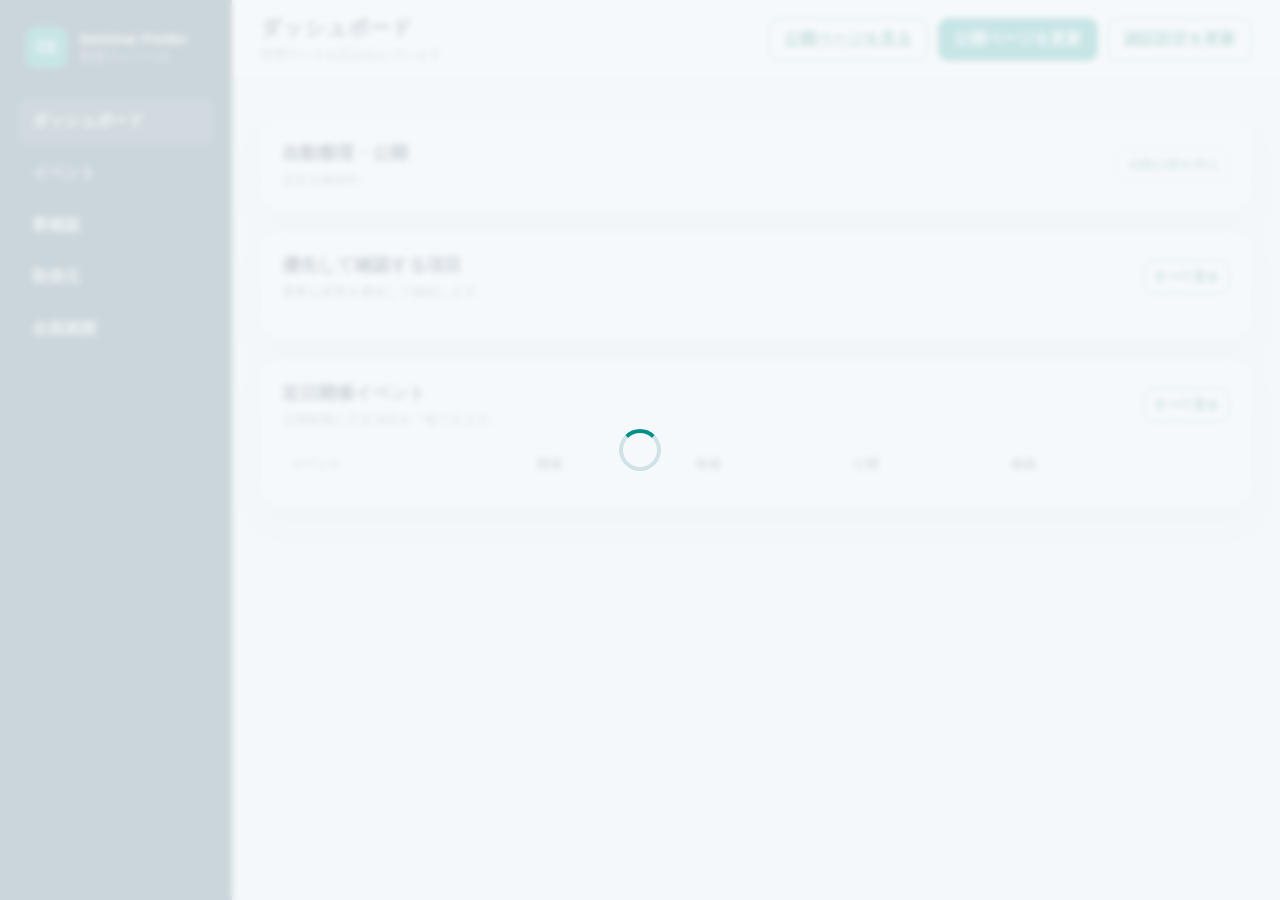
<file: gas/Index.html>
<!doctype html>
<html lang="ja">
<head>
  <base target="_top">
  <meta charset="utf-8">
  <style>
    :root {
      --ink: #17324d;
      --muted: #637689;
      --line: #dce6eb;
      --surface: #ffffff;
      --canvas: #f4f8fa;
      --primary: #008f87;
      --primary-dark: #006e69;
      --primary-soft: #e2f6f3;
      --warning: #a85a11;
      --warning-soft: #fff3df;
      --danger: #b33838;
      --danger-soft: #fff0f0;
      --shadow: 0 16px 38px rgba(24, 57, 77, .09);
    }
    * { box-sizing: border-box; }
    body {
      margin: 0;
      background: var(--canvas);
      color: var(--ink);
      font-family: -apple-system, BlinkMacSystemFont, "Segoe UI", "Noto Sans JP", sans-serif;
    }
    button, input, select, textarea { font: inherit; }
    button { cursor: pointer; }
    a { color: var(--primary-dark); }
    .shell { min-height: 100vh; display: grid; grid-template-columns: 232px 1fr; }
    .sidebar {
      background: #123c4c;
      color: #fff;
      padding: 26px 18px;
      position: sticky;
      top: 0;
      height: 100vh;
    }
    .brand { display: flex; gap: 11px; align-items: center; margin: 0 7px 30px; }
    .brand-mark {
      display: grid; place-items: center; width: 43px; height: 43px;
      border-radius: 13px; background: var(--primary); font-weight: 800;
    }
    .brand strong { display: block; font-size: 15px; }
    .brand small { opacity: .72; }
    nav { display: grid; gap: 7px; }
    .nav-button {
      width: 100%; border: 0; border-radius: 11px; padding: 12px 14px;
      text-align: left; background: transparent; color: #d9e7eb; font-weight: 650;
    }
    .nav-button:hover, .nav-button.active { background: rgba(255,255,255,.13); color: #fff; }
    .main { min-width: 0; }
    .topbar {
      min-height: 76px; background: rgba(255,255,255,.94); border-bottom: 1px solid var(--line);
      display: flex; align-items: center; justify-content: space-between; gap: 18px;
      padding: 14px 28px; position: sticky; top: 0; z-index: 8; backdrop-filter: blur(10px);
    }
    .topbar h1 { margin: 0; font-size: 21px; }
    .topbar p { margin: 4px 0 0; color: var(--muted); font-size: 13px; }
    .actions { display: flex; gap: 10px; align-items: center; flex-wrap: wrap; }
    .button {
      border: 1px solid var(--primary); border-radius: 10px; padding: 10px 15px;
      background: var(--primary); color: #fff; font-weight: 700;
    }
    .button:hover { background: var(--primary-dark); }
    .button:disabled { cursor: not-allowed; opacity: .58; background: #6f8791; border-color: #6f8791; }
    .button.secondary { background: #fff; color: var(--primary-dark); }
    .button.danger { border-color: var(--danger); background: var(--danger); }
    .button.small { padding: 7px 10px; font-size: 13px; }
    .content { padding: 26px 28px 50px; }
    .view { display: none; }
    .view.active { display: block; }
    .stats { display: grid; grid-template-columns: repeat(3, minmax(120px, 1fr)); gap: 14px; }
    .stat, .panel {
      background: var(--surface); border: 1px solid var(--line); border-radius: 16px; box-shadow: var(--shadow);
    }
    .stat { padding: 19px; }
    .stat small { color: var(--muted); font-weight: 650; }
    .stat strong { display: block; font-size: 30px; margin-top: 8px; }
    .stat strong.pending { font-size: 20px; }
    .panel { margin-top: 20px; padding: 21px; }
    .panel-head, .toolbar {
      display: flex; justify-content: space-between; gap: 16px; align-items: center; flex-wrap: wrap;
    }
    .panel h2 { margin: 0; font-size: 18px; }
    .panel-sub { color: var(--muted); margin: 6px 0 0; font-size: 13px; }
    .toolbar input, .toolbar select {
      border: 1px solid #c9d8df; background: #fff; border-radius: 9px; padding: 9px 11px;
    }
    .table-wrap { overflow: auto; margin-top: 16px; }
    table { width: 100%; border-collapse: collapse; min-width: 850px; }
    th, td { padding: 11px 10px; text-align: left; border-bottom: 1px solid #e7eef1; vertical-align: top; }
    th { color: var(--muted); font-size: 12px; letter-spacing: .03em; }
    td { font-size: 14px; }
    .title-cell { min-width: 270px; font-weight: 700; }
    .badge {
      display: inline-flex; align-items: center; border-radius: 999px; padding: 4px 9px;
      background: #edf2f5; color: #425a69; font-size: 12px; font-weight: 750; white-space: nowrap;
    }
    .badge.published, .badge.active { background: var(--primary-soft); color: var(--primary-dark); }
    .badge.pending, .badge.warning { background: var(--warning-soft); color: var(--warning); }
    .badge.error { background: var(--danger-soft); color: var(--danger); }
    .review-list { display: grid; gap: 13px; margin-top: 16px; }
    .review-card {
      border: 1px solid var(--line); border-radius: 13px; padding: 16px;
      display: grid; grid-template-columns: 1fr auto; gap: 14px; align-items: start;
    }
    .review-card h3 { margin: 7px 0; font-size: 16px; }
    .review-card p { margin: 5px 0; color: var(--muted); font-size: 13px; }
    .review-actions { display: flex; gap: 7px; flex-wrap: wrap; justify-content: flex-end; }
    .roadmap { display: grid; gap: 12px; margin-top: 18px; }
    .region {
      display: grid; grid-template-columns: 38px 140px 1fr 90px; gap: 13px; align-items: center;
      padding: 15px; border: 1px solid var(--line); border-radius: 13px;
    }
    .region-number {
      display: grid; place-items: center; width: 34px; height: 34px; border-radius: 50%;
      background: var(--primary-soft); color: var(--primary-dark); font-weight: 800;
    }
    .loading {
      position: fixed; inset: 0; z-index: 30; display: grid; place-items: center;
      background: rgba(244,248,250,.82); backdrop-filter: blur(3px);
    }
    .loading[hidden] { display: none; }
    .spinner {
      width: 42px; height: 42px; border: 4px solid #cfe2e5; border-top-color: var(--primary);
      border-radius: 50%; animation: spin .8s linear infinite;
    }
    @keyframes spin { to { transform: rotate(360deg); } }
    .modal {
      position: fixed; inset: 0; z-index: 20; display: grid; place-items: center;
      background: rgba(9,34,47,.54); padding: 18px;
    }
    .modal[hidden] { display: none; }
    .modal-card {
      width: min(1040px, 100%); max-height: 94vh; overflow: auto;
      background: #fff; border-radius: 18px; box-shadow: 0 30px 90px rgba(0,0,0,.23);
    }
    .modal-head {
      position: sticky; top: 0; z-index: 2; background: #fff; border-bottom: 1px solid var(--line);
      padding: 18px 21px; display: flex; justify-content: space-between; align-items: center;
    }
    .modal-head h2 { margin: 0; font-size: 19px; }
    .icon-button { border: 0; background: #edf3f5; border-radius: 50%; width: 36px; height: 36px; }
    .editor-layout { display: grid; grid-template-columns: minmax(0, 1.45fr) minmax(290px, .75fr); }
    .form { padding: 20px; display: grid; grid-template-columns: 1fr 1fr; gap: 14px; }
    label { display: grid; gap: 6px; color: #405868; font-size: 13px; font-weight: 700; }
    label.full { grid-column: 1 / -1; }
    input, select, textarea {
      width: 100%; border: 1px solid #cbd9df; border-radius: 9px; padding: 9px 10px;
      background: #fff; color: var(--ink);
    }
    textarea { min-height: 76px; resize: vertical; }
    .preview { border-left: 1px solid var(--line); background: #f8fbfc; padding: 20px; }
    .preview-card { background: #fff; border: 1px solid var(--line); border-radius: 14px; padding: 17px; }
    .preview-card h3 { font-size: 17px; margin: 12px 0; }
    .preview-card dl { display: grid; gap: 7px; }
    .preview-card dl div { display: grid; grid-template-columns: 62px 1fr; }
    .preview-card dt { color: var(--muted); }
    .extraction-details { margin-top: 20px; }
    .extraction-item { border: 1px solid var(--line); border-radius: 9px; background: white; padding: 12px; margin-top: 9px; overflow-wrap: anywhere; }
    .extraction-item p { margin: 6px 0; font-size: 13px; white-space: pre-wrap; }
    .extraction-item blockquote { margin: 8px 0 0; border-left: 3px solid #bcd8dc; padding-left: 9px; color: var(--muted); font-size: 12px; white-space: pre-wrap; }
    .modal-actions {
      position: sticky; bottom: 0; background: #fff; border-top: 1px solid var(--line);
      padding: 15px 20px; display: flex; justify-content: flex-end; gap: 9px;
    }
    .toast {
      position: fixed; right: 22px; bottom: 22px; z-index: 40; max-width: 420px;
      padding: 13px 16px; border-radius: 11px; background: #123c4c; color: #fff; box-shadow: var(--shadow);
    }
    .toast.error { background: var(--danger); }
    .empty { color: var(--muted); padding: 30px 0; text-align: center; }
    @media (max-width: 980px) {
      .shell { grid-template-columns: 1fr; }
      .sidebar { height: auto; position: static; padding: 14px; }
      .brand { margin-bottom: 12px; }
      nav { grid-template-columns: repeat(5, 1fr); }
      .nav-button { text-align: center; padding: 9px 5px; font-size: 12px; }
      .stats { grid-template-columns: repeat(2, 1fr); }
      .editor-layout { grid-template-columns: 1fr; }
      .preview { border-left: 0; border-top: 1px solid var(--line); }
    }
    @media (max-width: 620px) {
      .topbar, .content { padding-left: 15px; padding-right: 15px; }
      .topbar { align-items: flex-start; }
      .actions { flex-direction: column; align-items: stretch; }
      .stats { grid-template-columns: 1fr 1fr; }
      .form { grid-template-columns: 1fr; }
      label.full { grid-column: auto; }
      .region { grid-template-columns: 38px 1fr; }
      .region span:nth-child(3), .region span:nth-child(4) { grid-column: 2; }
    }
  </style>
</head>
<body>
  <div class="shell">
    <aside class="sidebar">
      <div class="brand">
        <span class="brand-mark">CE</span>
        <span><strong>Seminar Finder</strong><small>管理コンソール</small></span>
      </div>
      <nav>
        <button class="nav-button active" data-view="dashboard">ダッシュボード</button>
        <button class="nav-button" data-view="events">イベント</button>
        <button class="nav-button" data-view="reviews">要確認</button>
        <button class="nav-button" data-view="sources">取得元</button>
        <button class="nav-button" data-view="rollout">全国展開</button>
      </nav>
    </aside>
    <main class="main">
      <header class="topbar">
        <div>
          <h1 id="page-title">ダッシュボード</h1>
          <p id="actor">管理データを読み込んでいます</p>
        </div>
        <div class="actions">
          <a class="button secondary" href="https://matebamaster-create.github.io/ce-seminar-finder/events/" target="_blank" rel="noopener">公開ページを見る</a>
          <button class="button" id="publish-button">公開ページを更新</button>
          <button class="button secondary" id="connection-button">認証設定を更新</button>
        </div>
      </header>
      <div class="content">
        <section class="view active" id="view-dashboard">
          <div class="stats" id="stats"></div>
          <div class="panel" style="margin-top:14px">
            <div class="panel-head"><div><h2>自動整理・公開</h2><p class="panel-sub" id="automatic-review-status">設定を確認中…</p></div>
              <button class="button secondary small" id="automatic-review-button" disabled>自動公開を停止</button>
            </div>
          </div>
          <div class="panel">
            <div class="panel-head">
              <div><h2>優先して確認する項目</h2><p class="panel-sub">重要な変更を優先して確認します。</p></div>
              <button class="button secondary small" data-go="reviews">すべて見る</button>
            </div>
            <div class="review-list" id="dashboard-reviews"></div>
          </div>
          <div class="panel">
            <div class="panel-head">
              <div><h2>近日開催イベント</h2><p class="panel-sub">公開状態と不足項目を一覧できます。</p></div>
              <button class="button secondary small" data-go="events">すべて見る</button>
            </div>
            <div class="table-wrap"><table><thead><tr><th>イベント</th><th>開催</th><th>地域</th><th>公開</th><th>確認</th><th></th></tr></thead><tbody id="dashboard-events"></tbody></table></div>
          </div>
        </section>
        <section class="view" id="view-events">
          <div class="panel" style="margin-top:0">
            <div class="panel-head">
              <div><h2>イベント管理</h2><p class="panel-sub">公開内容を確認・修正します。</p></div>
              <div class="toolbar">
                <input id="event-search" type="search" placeholder="イベント名・主催者">
                <select id="event-status"><option value="">すべての公開状態</option></select>
                <select id="event-prefecture"><option value="">すべての地域</option></select>
              </div>
            </div>
            <div class="table-wrap"><table><thead><tr><th>イベント</th><th>開催</th><th>形式</th><th>情報元</th><th>公開</th><th>要確認</th><th></th></tr></thead><tbody id="events-body"></tbody></table></div>
            <p class="empty" id="events-empty" hidden>条件に合うイベントがありません。</p>
          </div>
        </section>
        <section class="view" id="view-reviews">
          <div class="panel" style="margin-top:0">
            <div class="panel-head"><div><h2 id="reviews-heading">人の確認が必要な項目</h2><p class="panel-sub" id="reviews-description">原文の矛盾・金額や日時の判読困難・曖昧な重複などを確認します。原文不足や一覧の分割は下の「収集側対応待ち」へ分けます。</p></div></div>
            <div class="review-list" id="reviews-list"></div>
          </div>
          <div class="panel"><div class="panel-head"><div><h2>収集側対応待ち</h2><p class="panel-sub">原文の復旧・取得方法の修正が必要です。人が公開可否を一件ずつ判断する作業とは分け、未確認のまま公開しません。</p></div></div><div class="review-list" id="technical-list"></div></div>
        </section>
        <section class="view" id="view-sources">
          <div class="panel" style="margin-top:0">
            <div class="panel-head"><div><h2>取得元サイト</h2><p class="panel-sub">各技士会サイトの稼働状態です。</p></div></div>
            <div class="table-wrap"><table><thead><tr><th>地域</th><th>団体</th><th>日次取得</th><th>取得結果</th><th>最終成功</th><th>失敗</th><th></th></tr></thead><tbody id="sources-body"></tbody></table></div>
          </div>
        </section>
        <section class="view" id="view-rollout">
          <div class="panel" style="margin-top:0">
            <div class="panel-head"><div><h2>全国展開ロードマップ</h2><p class="panel-sub">九州から北上し、検証済みの地域から公開します。</p></div></div>
            <div class="roadmap" id="roadmap"></div>
          </div>
        </section>
      </div>
    </main>
  </div>

  <div class="loading" id="loading"><div class="spinner" aria-label="読み込み中"></div></div>
  <div class="modal" id="editor-modal" hidden>
    <div class="modal-card">
      <div class="modal-head"><h2>イベントを確認・編集</h2><button class="icon-button" id="close-modal" aria-label="閉じる">×</button></div>
      <div class="editor-layout">
        <form class="form" id="event-form">
          <input type="hidden" name="event_id">
          <input type="hidden" name="last_admin_updated_at">
          <label class="full">イベント名<input name="title" required></label>
          <label>公開状態<select name="publication_status"></select></label>
          <label>確認状態<select name="review_status"><option>未確認</option><option>確認済み</option><option>要修正</option></select></label>
          <label>要確認表示<select name="review_label"></select></label>
          <label>イベント種別<select name="event_type"></select></label>
          <label>開催形式<select name="format"></select></label>
          <label>参加費区分<select name="fee_category"></select></label>
          <label>主催区分<select name="organizer_type"></select></label>
          <label>情報元の都道府県<input name="source_prefecture"></label>
          <label class="full">ジャンル（複数は改行）<textarea name="genres"></textarea></label>
          <label class="full">詳細タグ（複数は改行）<textarea name="detailed_tags"></textarea></label>
          <label class="full">概要<textarea name="summary"></textarea></label>
          <label class="full">主催者<input name="organizer_name"></label>
          <label>開催地<input name="venue_prefecture"></label>
          <label>会場名<input name="venue_name"></label>
          <label>開催開始<input name="event_start_at"></label>
          <label>開催終了<input name="event_end_at"></label>
          <label>開催時刻の確認<select name="event_date_precision"><option value="">未設定</option><option value="date">日付のみ（時刻不明）</option><option value="datetime">時刻まで確認できた</option></select></label>
          <label>配信開始<input name="stream_start_at"></label>
          <label>配信終了<input name="stream_end_at"></label>
          <label>申込締切<input name="application_deadline_at"></label>
          <label>実質終了<input name="effective_end_at"></label>
          <label class="full">参加費表示<textarea name="fee_text"></textarea></label>
          <label class="full">対象・参加条件<textarea name="audience_conditions"></textarea></label>
          <label>定員<input name="capacity_text"></label>
          <label>単位・ポイント<input name="credits_text"></label>
          <label class="full">要確認の説明<textarea name="review_reason_display"></textarea></label>
          <label class="full">公式詳細URL<input name="primary_official_url" type="url"></label>
          <label class="full">申込URL<input name="application_url" type="url"></label>
          <label class="full">公式PDF URL<input name="primary_pdf_url" type="url"></label>
          <label class="full">管理メモ<textarea name="admin_note"></textarea></label>
        </form>
        <aside class="preview">
          <p class="panel-sub">公開イメージ</p>
          <div class="preview-card">
            <div id="preview-tags"></div>
            <h3 id="preview-title"></h3>
            <dl>
              <div><dt>開催</dt><dd id="preview-date"></dd></div>
              <div><dt>締切</dt><dd id="preview-deadline"></dd></div>
              <div><dt>参加費</dt><dd id="preview-fee"></dd></div>
            </dl>
            <p id="preview-organizer"></p>
          </div>
          <section class="extraction-details" aria-label="自動抽出の根拠">
            <h3>自動抽出の根拠</h3>
            <p class="panel-sub">AI・ルールの提案です。確信度は正確さの保証ではありません。原文を確認してから保存・公開してください。</p>
            <div id="extraction-details"></div>
          </section>
        </aside>
      </div>
      <div class="modal-actions">
        <button class="button secondary" id="cancel-edit">キャンセル</button>
        <button class="button" id="save-event">保存する</button>
      </div>
    </div>
  </div>
  <div class="modal" id="connection-modal" role="dialog" aria-modal="true" aria-labelledby="connection-title" hidden>
    <div class="modal-card" style="max-width:560px">
      <div class="modal-head"><h2 id="connection-title">GitHub接続の認証更新</h2></div>
      <div style="padding:20px;display:grid;gap:16px">
        <p class="panel-sub">既存トークンを同じ権限で再発行し、ここへ貼り付けてください。対象リポジトリ・権限は変更しません。キー本文をチャットへ送る必要はありません。</p>
        <label for="github-token">GitHubトークン（認証用の秘密の文字列）</label>
        <input id="github-token" type="password" autocomplete="off" autocapitalize="none" spellcheck="false" aria-describedby="connection-help">
        <p class="panel-sub" id="connection-help">保存先は、この管理画面の非公開設定です。キーをシート・操作履歴・公開サイトには保存しません。保存前の接続テストで公開ページ更新を1回起動します。</p>
      </div>
      <div class="modal-actions">
        <button class="button secondary" id="cancel-connection">キャンセル</button>
        <button class="button" id="save-connection">接続を確認して保存</button>
      </div>
    </div>
  </div>
  <div class="toast" id="toast" hidden></div>

  <script>
    const state = { data: null, activeEvent: null };
    const titles = { dashboard: "ダッシュボード", events: "イベント管理", reviews: "要確認キュー", sources: "取得元サイト", rollout: "全国展開" };
    const editableFields = [
      "publication_status","review_status","review_label","review_reason_display","title","summary",
      "event_type","genres","detailed_tags","organizer_name","organizer_type","source_prefecture",
      "venue_prefecture","venue_name","format","audience_conditions","capacity_text","credits_text",
      "event_start_at","event_end_at","event_date_precision","stream_start_at","stream_end_at","application_deadline_at",
      "effective_end_at","fee_category","fee_text","primary_official_url","application_url",
      "primary_pdf_url","admin_note"
    ];

    document.querySelectorAll(".nav-button").forEach(button => button.addEventListener("click", () => showView(button.dataset.view)));
    document.querySelectorAll("[data-go]").forEach(button => button.addEventListener("click", () => showView(button.dataset.go)));
    document.getElementById("event-search").addEventListener("input", renderEvents);
    document.getElementById("event-status").addEventListener("change", renderEvents);
    document.getElementById("event-prefecture").addEventListener("change", renderEvents);
    document.getElementById("publish-button").addEventListener("click", publishSite);
    document.getElementById("automatic-review-button").addEventListener("click", () => {
      const enabled = !state.data.automatic_review?.enabled;
      google.script.run.withSuccessHandler(result => { showToast(result.message); loadData(); })
        .withFailureHandler(handleError).setAutomaticReviewEnabledFromAdmin(enabled);
    });
    document.getElementById("connection-button").addEventListener("click", openConnection);
    document.getElementById("cancel-connection").addEventListener("click", closeConnection);
    document.getElementById("save-connection").addEventListener("click", saveConnection);
    document.getElementById("close-modal").addEventListener("click", closeEditor);
    document.getElementById("cancel-edit").addEventListener("click", closeEditor);
    document.getElementById("save-event").addEventListener("click", saveEvent);
    document.getElementById("event-form").addEventListener("input", renderPreview);

    function showView(name) {
      document.querySelectorAll(".view").forEach(view => view.classList.toggle("active", view.id === "view-" + name));
      document.querySelectorAll(".nav-button").forEach(button => button.classList.toggle("active", button.dataset.view === name));
      document.getElementById("page-title").textContent = titles[name] || "管理";
    }

    function loadData() {
      setLoading(true);
      google.script.run
        .withSuccessHandler(data => { state.data = data; renderAll(); setLoading(false); })
        .withFailureHandler(handleError)
        .getAdminDashboard();
    }

    function renderAll() {
      document.getElementById("actor").textContent = state.data.actor + " ／ " + formatDate(state.data.generated_at);
      const publishButton = document.getElementById("publish-button");
      publishButton.disabled = !state.data.connections.github_actions;
      publishButton.textContent = state.data.connections.github_actions
        ? "公開ページを更新"
        : "公開更新（GitHub接続待ち）";
      publishButton.title = state.data.connections.github_message || "GitHubの接続設定を確認してください。";
      renderStats();
      fillFilters();
      renderEvents();
      renderDashboardEvents();
      renderReviews();
      renderSources();
      renderRoadmap();
    }

    function renderStats() {
      const values = [
        ["登録イベント", state.data.stats.total],
        ["公開中", state.data.stats.published],
        ["未公開候補", state.data.stats.pending],
        ["自動処理待ち", state.data.stats.processing || 0],
        ["収集側対応待ち", state.data.automatic_review?.reassessment_pending ? "再判定待ち" : state.data.stats.technical || 0],
        ["人の確認が必要", state.data.automatic_review?.reassessment_pending ? "再判定待ち" : state.data.automatic_review?.configured ? state.data.stats.review : "判定中"],
        ["取得エラー", state.data.stats.source_errors],
      ];
      const root = document.getElementById("stats");
      root.replaceChildren(...values.map(([label, value]) => {
        const card = el("div", "stat");
        card.append(el("small", "", label), el("strong", typeof value === "number" ? "" : "pending", String(value)));
        return card;
      }));
      const automatic = state.data.automatic_review || {};
      document.getElementById("automatic-review-status").textContent = !automatic.configured
        ? "初期設定待ちです。一括処理の終了後、既存の確認案件を公式原文と照合して再判定します。"
        : automatic.reassessment_pending ? "収集結果の再判定待ちです。表示中の確認一覧は暫定で、全件を手作業で確認する必要はありません。原文照合と保存が終わると確定件数へ更新します。"
        : automatic.enabled ? "公式原文で日時・料金などを確認できた候補を自動公開します。判断理由と変更履歴は保存されます。"
        : "条件付き自動公開は停止中です。収集とAI補足は継続します。";
      const automaticButton = document.getElementById("automatic-review-button");
      automaticButton.disabled = !automatic.configured;
      automaticButton.textContent = !automatic.configured ? "自動公開の準備中" : automatic.enabled ? "自動公開を停止" : "自動公開を再開";
    }

    function fillFilters() {
      fillSelect(document.getElementById("event-status"), state.data.options.publication_statuses, true);
      const prefectures = [...new Set(state.data.events.map(event => event.source_prefecture).filter(Boolean))].sort();
      fillSelect(document.getElementById("event-prefecture"), prefectures, true);
      const form = document.getElementById("event-form");
      fillSelect(form.elements.publication_status, state.data.options.publication_statuses);
      fillSelect(form.elements.review_label, state.data.options.review_labels);
      fillSelect(form.elements.event_type, state.data.options.event_types);
      fillSelect(form.elements.format, state.data.options.formats);
      fillSelect(form.elements.fee_category, state.data.options.fee_categories);
      fillSelect(form.elements.organizer_type, state.data.options.organizer_types);
    }

    function fillSelect(select, values, preserveFirst = false) {
      const first = preserveFirst ? select.options[0] : null;
      select.replaceChildren();
      if (first) select.append(first);
      values.forEach(value => {
        const option = document.createElement("option");
        option.value = value; option.textContent = value; select.append(option);
      });
    }

    function eventRow(event, dashboard = false) {
      const tr = document.createElement("tr");
      const fields = dashboard
        ? [
            titleCell(event),
            textCell(shortDate(event.event_start_at || event.stream_start_at, event.event_date_precision)),
            textCell(event.source_prefecture || "—"),
            badgeCell(event.publication_status),
            badgeCell(String(event.review_reason_codes || "").includes("AUTO_SOURCE_") ? "収集側対応待ち" : String(event.review_reason_codes || "").includes("AUTO_PROCESSING_PENDING") ? "自動処理待ち" : event.review_label === "あり" ? "要確認" : event.auto_publish_eligible ? "自動確認済み" : "確認済み"),
          ]
        : [
            titleCell(event),
            textCell(shortDate(event.event_start_at || event.stream_start_at, event.event_date_precision)),
            textCell(event.format || "要確認"),
            textCell(event.source_prefecture || "—"),
            badgeCell(event.publication_status),
            badgeCell(event.review_label === "あり" ? "あり" : "なし"),
          ];
      fields.forEach(td => tr.append(td));
      const action = document.createElement("td");
      const button = el("button", "button secondary small", "確認・編集");
      button.addEventListener("click", () => openEditor(event.event_id));
      action.append(button); tr.append(action);
      return tr;
    }

    function renderDashboardEvents() {
      const root = document.getElementById("dashboard-events");
      root.replaceChildren(...state.data.events.filter(event => isUpcomingEvent(event))
        .sort((a, b) => new Date(a.event_start_at || a.stream_start_at) - new Date(b.event_start_at || b.stream_start_at))
        .slice(0, 7).map(event => eventRow(event, true)));
    }

    function isUpcomingEvent(event, now = Date.now()) {
      if (event.publication_status === "アーカイブ" || event.publication_status === "非公開") return false;
      const start = Date.parse(event.event_start_at || event.stream_start_at || "");
      const streaming = event.format === "オンデマンド" || !event.event_start_at && !!event.stream_start_at;
      let end = Date.parse(streaming ? event.stream_end_at || event.effective_end_at || event.stream_start_at || ""
        : event.event_end_at || event.event_start_at || "");
      if (!streaming && event.event_date_precision === "date" && !event.event_end_at && Number.isFinite(start)) {
        const dayEnd = new Date(start); dayEnd.setHours(23, 59, 59, 999); end = dayEnd.getTime();
      }
      if (!Number.isFinite(start) || !Number.isFinite(end) || end < now) return false;
      // This panel is for upcoming starts, not every still-open date range.
      // The complete event table remains available for multi-day events.
      const japanDay = value => new Date(value + 9 * 60 * 60 * 1000).toISOString().slice(0, 10);
      return streaming || japanDay(start) >= japanDay(now);
    }

    function reviewReasonText(value) {
      const labels = {DATE_UNKNOWN: "開催日が不明", ORGANIZER_UNKNOWN: "主催者が不明",
        FORMAT_UNKNOWN: "開催形式が不明", DEADLINE_UNKNOWN: "申込締切が不明", FEE_UNKNOWN: "参加費が不明",
        HIGH_IMPACT_FIELD_CHANGED: "公開情報に重要な変更あり", ADMIN_REVIEW_REQUIRED: "管理者の確認が必要",
        DUPLICATE_CANDIDATE: "同じイベントの可能性", LOW_CONFIDENCE: "抽出内容の確認が必要",
        LOW_EVENT_CONFIDENCE: "イベント告知か要確認", NON_EVENT_CANDIDATE: "イベント告知ではない可能性",
        AI_SOURCE_CHANGED: "AI抽出後に原文が更新", FEE_TEXT_INCOMPLETE: "料金区分の記載が不完全",
        URL_NOT_IN_SOURCE: "原文で確認できないURLは不採用", PDF_PRIMARY: "PDF原本を要確認",
        PDF_FETCH_FAILED: "PDFを取得できず", PDF_PROCESSING_FAILED: "PDFの解析を要確認",
        PDF_TEXT_REVIEW_REQUIRED: "PDFの文字読み取りを要確認", OCR_UNAVAILABLE: "画像PDFの文字読み取りが未実施",
        OCR_TEXT_REVIEW_REQUIRED: "OCRで読んだ日時・金額は原本確認が必要",
        OCR_FAILED: "画像PDFの文字読み取りに失敗", OCR_PAGE_LIMIT: "PDFの残りページを要確認",
        INPUT_CONTEXT_TRUNCATED: "長い本文の一部を要確認", PDF_PAGE_LIMIT: "大きなPDFを要確認",
        PAST_EVENT_CANDIDATE: "終了済みの開催情報（公開前に要確認）"};
      const automaticFields = {TITLE: "イベント名", ORGANIZER_NAME: "主催者", FORMAT: "開催形式", FEE_TEXT: "参加費",
        EVENT_START_AT: "開催日時", STREAM_START_AT: "配信開始", STREAM_END_AT: "配信終了"};
      Object.assign(labels, {AUTO_PROCESSING_PENDING: "自動処理待ち", AUTO_SOURCE_RECOVERY_PENDING: "収集側対応待ち：公式原文の復旧", AUTO_SOURCE_INTEGRITY_PENDING: "収集側対応待ち：保存原文の整合性復旧", AUTO_SOURCE_SPLIT_PENDING: "収集側対応待ち：一覧を個別イベントへ分割", SOURCE_FIELD_CONFLICT: "掲載元どうしで日時・料金などが不一致",
        SOURCE_TEXT_UNAVAILABLE: "公式本文を取得できず", SOURCE_SNAPSHOT_INVALID: "保存原文の整合性を要確認",
        EVENT_CLASSIFICATION_CONFLICT: "イベント告知か判断が分かれる", OFFICIAL_URL_UNVERIFIED: "公式URLの根拠を要確認",
        DATE_CONFLICT: "開催日時・終了日時の根拠が不一致", DATE_OUTSIDE_NORMAL_RANGE: "開催年の確認が必要"});
      const label = code => labels[code] || (/^AUTO_.+_UNVERIFIED$/.test(code) ? (automaticFields[code.slice(5,-11)] || "取得項目") + "の公式原文・PDFを要確認" : code.endsWith("_EVIDENCE_MISSING") ? "AI抽出の根拠が不足" :
        /_EVIDENCE_(NOT_IN_SOURCE|MISMATCH)$/.test(code) ? "原文と一致しないAI抽出は不採用" :
        code.endsWith("_INVALID") ? "形式が不正なAI抽出は不採用" : "原文の確認が必要");
      return [...new Set(String(value || "").split(/[\s,]+/).filter(Boolean).map(label))].join("・");
    }

    function sourceMessageText(value) {
      const labels = {ROBOTS_NOT_PUBLISHED: "自動取得ルールの掲載なし", ROBOTS_UNAVAILABLE: "自動取得ルールを取得できず",
        PUBLIC_BROWSER_RENDERED: "公開ページをブラウザで取得", PUBLIC_SEMINAR_LIST_EMPTY: "公開セミナー欄は0件",
        CLIENT_RENDER_REQUIRED: "ブラウザでの取得が必要", REQUEST_BUDGET_EXCEEDED: "今回の取得上限に到達"};
      return String(value || "").replace(/\b[A-Z][A-Z_]+\b/g, code => labels[code] || code);
    }

    function renderEvents() {
      if (!state.data) return;
      const query = document.getElementById("event-search").value.trim().toLowerCase();
      const status = document.getElementById("event-status").value;
      const prefecture = document.getElementById("event-prefecture").value;
      const rows = state.data.events.filter(event => {
        const haystack = [event.title,event.organizer_name,event.genres,event.source_prefecture].join(" ").toLowerCase();
        return (!query || haystack.includes(query)) && (!status || event.publication_status === status) && (!prefecture || event.source_prefecture === prefecture);
      });
      document.getElementById("events-body").replaceChildren(...rows.map(event => eventRow(event)));
      document.getElementById("events-empty").hidden = rows.length > 0;
    }

    function renderReviews() {
      const pending = state.data.automatic_review?.reassessment_pending;
      document.getElementById("reviews-heading").textContent = pending ? "確認候補（再判定待ち）" : "人の確認が必要な項目";
      document.getElementById("reviews-description").textContent = pending ? "収集結果の原文照合がまだ完了していません。この一覧は暫定で、全件を手作業で確認する必要はありません。" : "原文の矛盾・金額や日時の判読困難・曖昧な重複などを確認します。原文不足や一覧の分割は下の収集側対応待ちへ分けます。";
      const reviewCards = state.data.reviews.map(review => reviewCard(review));
      const dashboardCards = state.data.reviews.slice(0, 4).map(review => reviewCard(review));
      const emptyText = state.data.automatic_review?.configured ? "現在、人の確認が必要な項目はありません。"
        : "一括処理の終了後、人の確認が必要なものを自動で再判定します。";
      document.getElementById("reviews-list").replaceChildren(...(reviewCards.length ? reviewCards : [el("p", "empty", emptyText)]));
      document.getElementById("dashboard-reviews").replaceChildren(...(dashboardCards.length ? dashboardCards : [el("p", "empty", emptyText)]));
      const technical = (state.data.technical_reviews || []).map(review => {
        const card = el("article", "review-card");
        const body = el("div", ""); body.append(el("h3", "", review.event_title), el("p", "", reviewReasonText(review.reason_codes)));
        const edit = el("button", "button secondary small", "原文・状況を見る"); edit.addEventListener("click", () => openEditor(review.event_id));
        card.append(body, edit); return card;
      });
      document.getElementById("technical-list").replaceChildren(...(technical.length ? technical : [el("p", "empty", "収集側対応待ちの項目はありません。") ]));
    }

    function reviewCard(review) {
      const card = el("article", "review-card");
      const body = document.createElement("div");
      body.append(badge(review.priority, review.priority === "緊急" ? "error" : "warning"));
      body.append(el("h3", "", review.event_title));
      body.append(el("p", "", reviewReasonText(review.reason_codes) || "詳細を確認してください。"));
      if (review.source_excerpt) body.append(el("p", "", review.source_excerpt));
      const actions = el("div", "review-actions");
      const edit = el("button", "button secondary small", "内容を確認");
      edit.addEventListener("click", () => openEditor(review.event_id));
      const publish = el("button", "button small", "公開");
      publish.addEventListener("click", () => decideReview(review.review_id, "公開"));
      const warning = el("button", "button secondary small", "要確認付き公開");
      warning.addEventListener("click", () => decideReview(review.review_id, "要確認付き公開"));
      const reject = el("button", "button danger small", "非公開");
      reject.addEventListener("click", () => decideReview(review.review_id, "非公開"));
      actions.append(edit, publish, warning, reject); card.append(body, actions);
      return card;
    }

    function renderSources() {
      const root = document.getElementById("sources-body");
      root.replaceChildren(...state.data.sources.map(source => {
        const tr = document.createElement("tr");
        tr.append(textCell(source.prefecture), titleCell({ title: source.organization_name, organizer_name: source.base_url }));
        tr.append(badgeCell(source.enabled ? "有効" : "停止中"));
        tr.append(textCell((source.last_result || "未検証") + (source.last_message ? " / " + sourceMessageText(source.last_message) : "")));
        tr.append(textCell(shortDate(source.last_success_at)));
        tr.append(badgeCell(source.consecutive_failures ? source.consecutive_failures + "回" : "なし"));
        const action = document.createElement("td");
        const button = el("button", "button secondary small", "今すぐ取得");
        button.disabled = !state.data.connections.github_actions;
        button.title = state.data.connections.github_message || "";
        button.addEventListener("click", () => requestSource(source.source_id));
        const toggle = el("button", "button secondary small", source.enabled ? "停止する" : "日次取得を有効化");
        toggle.addEventListener("click", () => {
          setLoading(true);
          google.script.run.withSuccessHandler(result => { showToast(result.message); loadData(); })
            .withFailureHandler(handleError).setSourceEnabledFromAdmin(source.source_id, !source.enabled);
        });
        action.append(button, toggle); tr.append(action); return tr;
      }));
    }

    function renderRoadmap() {
      document.getElementById("roadmap").replaceChildren(...state.data.rollout.map((region, index) => {
        const row = el("div", "region");
        row.append(el("span", "region-number", String(index + 1)), el("strong", "", region.name), el("span", "", region.prefectures), badge(region.status, region.status === "運用中" ? "active" : ["次に対応", "実装済み・検証中"].indexOf(region.status) >= 0 ? "warning" : ""));
        return row;
      }));
    }

    function openEditor(eventId) {
      const event = state.data.events.find(item => item.event_id === eventId);
      if (!event) return showToast("イベントが見つかりません。", true);
      state.activeEvent = event;
      const form = document.getElementById("event-form");
      [...form.elements].forEach(input => { if (input.name) input.value = event[input.name] || ""; });
      document.getElementById("editor-modal").hidden = false;
      renderPreview();
      const details = document.getElementById("extraction-details");
      details.replaceChildren(el("p", "panel-sub", "根拠を読み込み中…"));
      google.script.run.withSuccessHandler(rows => {
        if (state.activeEvent?.event_id === eventId) renderExtractionDetails(rows);
      }).withFailureHandler(() => {
        if (state.activeEvent?.event_id === eventId) details.replaceChildren(el("p", "panel-sub", "根拠を取得できませんでした。公式ページを確認してください。"));
      }).getAdminExtractionDetails(eventId);
    }

    function renderExtractionDetails(rows) {
      const labels = {title:"イベント名", event_start_at:"開催開始", event_end_at:"開催終了",
        stream_start_at:"配信開始", stream_end_at:"配信終了", application_deadline_at:"申込締切",
        organizer_name:"主催者", organizer_type:"主催区分", format:"開催形式", event_type:"イベント種別",
        genres:"ジャンル", fee_text:"参加費", fee_category:"参加費区分", credits_text:"単位・ポイント",
        audience_conditions:"参加条件", event_date_precision:"時刻の精度", primary_official_url:"公式URL",
        application_url:"申込URL", is_event:"イベント判定", venue_name:"会場名",
        venue_address:"会場住所", venue_prefecture:"開催都道府県"};
      const cards = rows.map(row => {
        const card = el("div", "extraction-item");
        card.append(el("strong", "", labels[row.field_name] || "その他の項目"));
        let value = row.value;
        if (row.field_name === "is_event") value = value ? "イベントの可能性あり" : "イベントではない可能性（人が確認）";
        if (row.field_name === "event_date_precision") value = value === "date" ? "日付のみ・時刻不明" : "時刻まで取得";
        card.append(el("p", "", value == null ? "不明・不採用" : Array.isArray(value) ? value.join("、") : String(value)));
        card.append(el("p", "panel-sub", (row.extractor === "ai" ? "AI / " + row.model : "ルール抽出") + " / 確信度 " + Math.round(row.confidence * 100) + "%"));
        if (row.evidence) card.append(el("blockquote", "", row.evidence));
        if (row.pdf_url) {
          const link = el("a", "", "PDF原本を見る" + (row.page_from ? `（${row.page_from}${row.page_to > row.page_from ? "～" + row.page_to : ""}ページ）` : ""));
          const page = Math.max(1, Math.floor(Number(row.page_from) || 1));
          link.href = String(row.pdf_url).split("#")[0] + "#page=" + page;
          link.target = "_blank"; link.rel = "noopener noreferrer";
          card.append(link);
        }
        return card;
      });
      document.getElementById("extraction-details").replaceChildren(...(cards.length ? cards : [el("p", "panel-sub", "自動抽出の記録はありません。公式ページを確認してください。") ]));
    }

    function closeEditor(event) {
      if (event) event.preventDefault();
      document.getElementById("editor-modal").hidden = true;
      state.activeEvent = null;
    }

    function renderPreview() {
      const form = document.getElementById("event-form");
      const value = name => form.elements[name]?.value || "";
      const tags = value("genres").split(/\n|,/).map(item => item.trim()).filter(Boolean);
      document.getElementById("preview-tags").replaceChildren(badge(value("format") || "要確認", "active"), ...tags.slice(0, 3).map(tag => badge(tag)));
      document.getElementById("preview-title").textContent = value("title") || "イベント名";
      document.getElementById("preview-date").textContent = shortDate(value("event_start_at"), value("event_date_precision")) || "要確認";
      document.getElementById("preview-deadline").textContent = shortDate(value("application_deadline_at")) || "要確認";
      document.getElementById("preview-fee").textContent = value("fee_text") || value("fee_category") || "要確認";
      document.getElementById("preview-organizer").textContent = "主催：" + (value("organizer_name") || "要確認");
    }

    function saveEvent() {
      const form = document.getElementById("event-form");
      if (!form.reportValidity()) return;
      const values = {};
      editableFields.forEach(field => values[field] = form.elements[field]?.value || "");
      setLoading(true);
      google.script.run
        .withSuccessHandler(result => { closeEditor(); showToast(result.message); loadData(); })
        .withFailureHandler(handleError)
        .saveAdminEvent({
          event_id: form.elements.event_id.value,
          expected_updated_at: form.elements.last_admin_updated_at.value,
          values,
          note: "管理画面から内容を更新",
        });
    }

    function decideReview(reviewId, decision) {
      if (!confirm("「" + decision + "」として確定しますか？")) return;
      setLoading(true);
      google.script.run
        .withSuccessHandler(result => { showToast(result.message); loadData(); })
        .withFailureHandler(handleError)
        .decideReviewFromAdmin({ review_id: reviewId, decision, note: "管理画面から判断" });
    }

    function requestSource(sourceId) {
      setLoading(true);
      google.script.run
        .withSuccessHandler(result => { setLoading(false); showToast(result.message); })
        .withFailureHandler(handleError)
        .requestSourceUpdateFromAdmin(sourceId);
    }

    function publishSite() {
      if (!confirm("現在の「公開」イベントで公開ページを更新しますか？")) return;
      setLoading(true);
      google.script.run
        .withSuccessHandler(result => { setLoading(false); showToast(result.message); })
        .withFailureHandler(handleError)
        .publishAdminSite();
    }

    function openConnection() {
      document.getElementById("github-token").value = "";
      document.getElementById("connection-modal").hidden = false;
      document.getElementById("github-token").focus();
    }
    function closeConnection() {
      document.getElementById("github-token").value = "";
      document.getElementById("connection-modal").hidden = true;
    }
    function saveConnection() {
      const input = document.getElementById("github-token");
      const token = input.value.trim();
      if (!token) return showToast("GitHubで再発行したトークンを入力してください。", true);
      // Remove the secret from the rendered form immediately; never log or retain it in state.
      input.value = "";
      setLoading(true);
      google.script.run.withSuccessHandler(result => {
        closeConnection(); showToast(result.message); loadData();
      }).withFailureHandler(error => {
        input.value = ""; handleError(error);
      }).updateGithubConnectionFromAdmin(token);
    }
    function setLoading(value) { document.getElementById("loading").hidden = !value; }
    function handleError(error) { setLoading(false); showToast(error.message || String(error), true); }
    function showToast(message, error = false) {
      const toast = document.getElementById("toast");
      toast.textContent = message; toast.classList.toggle("error", error); toast.hidden = false;
      clearTimeout(showToast.timer); showToast.timer = setTimeout(() => toast.hidden = true, 5200);
    }
    function el(tag, className = "", text = "") { const node = document.createElement(tag); if (className) node.className = className; if (text) node.textContent = text; return node; }
    function textCell(text) { const td = document.createElement("td"); td.textContent = text || "—"; return td; }
    function titleCell(event) { const td = el("td", "title-cell"); td.append(el("div", "", event.title || "名称未設定")); if (event.organizer_name) td.append(el("small", "panel-sub", event.organizer_name)); return td; }
    function badgeCell(text) { const td = document.createElement("td"); td.append(badge(text, text === "公開" || text === "稼働中" || text === "確認済み" ? "published" : text === "確認待ち" || text === "要確認" || text === "あり" ? "warning" : "")); return td; }
    function badge(text, tone = "") { return el("span", "badge " + tone, text || "—"); }
    function formatDate(value) { if (!value) return "未取得"; const date = new Date(value); return isNaN(date) ? value : date.toLocaleString("ja-JP"); }
    function shortDate(value, precision) { if (!value) return "要確認"; const date = new Date(value); if (isNaN(date)) return value; const day = `${date.getFullYear()}年${date.getMonth()+1}月${date.getDate()}日`; return precision === "date" ? day + "（時刻不明）" : day + ` ${String(date.getHours()).padStart(2,"0")}:${String(date.getMinutes()).padStart(2,"0")}`; }
    loadData();
  </script>
</body>
</html>
</file>
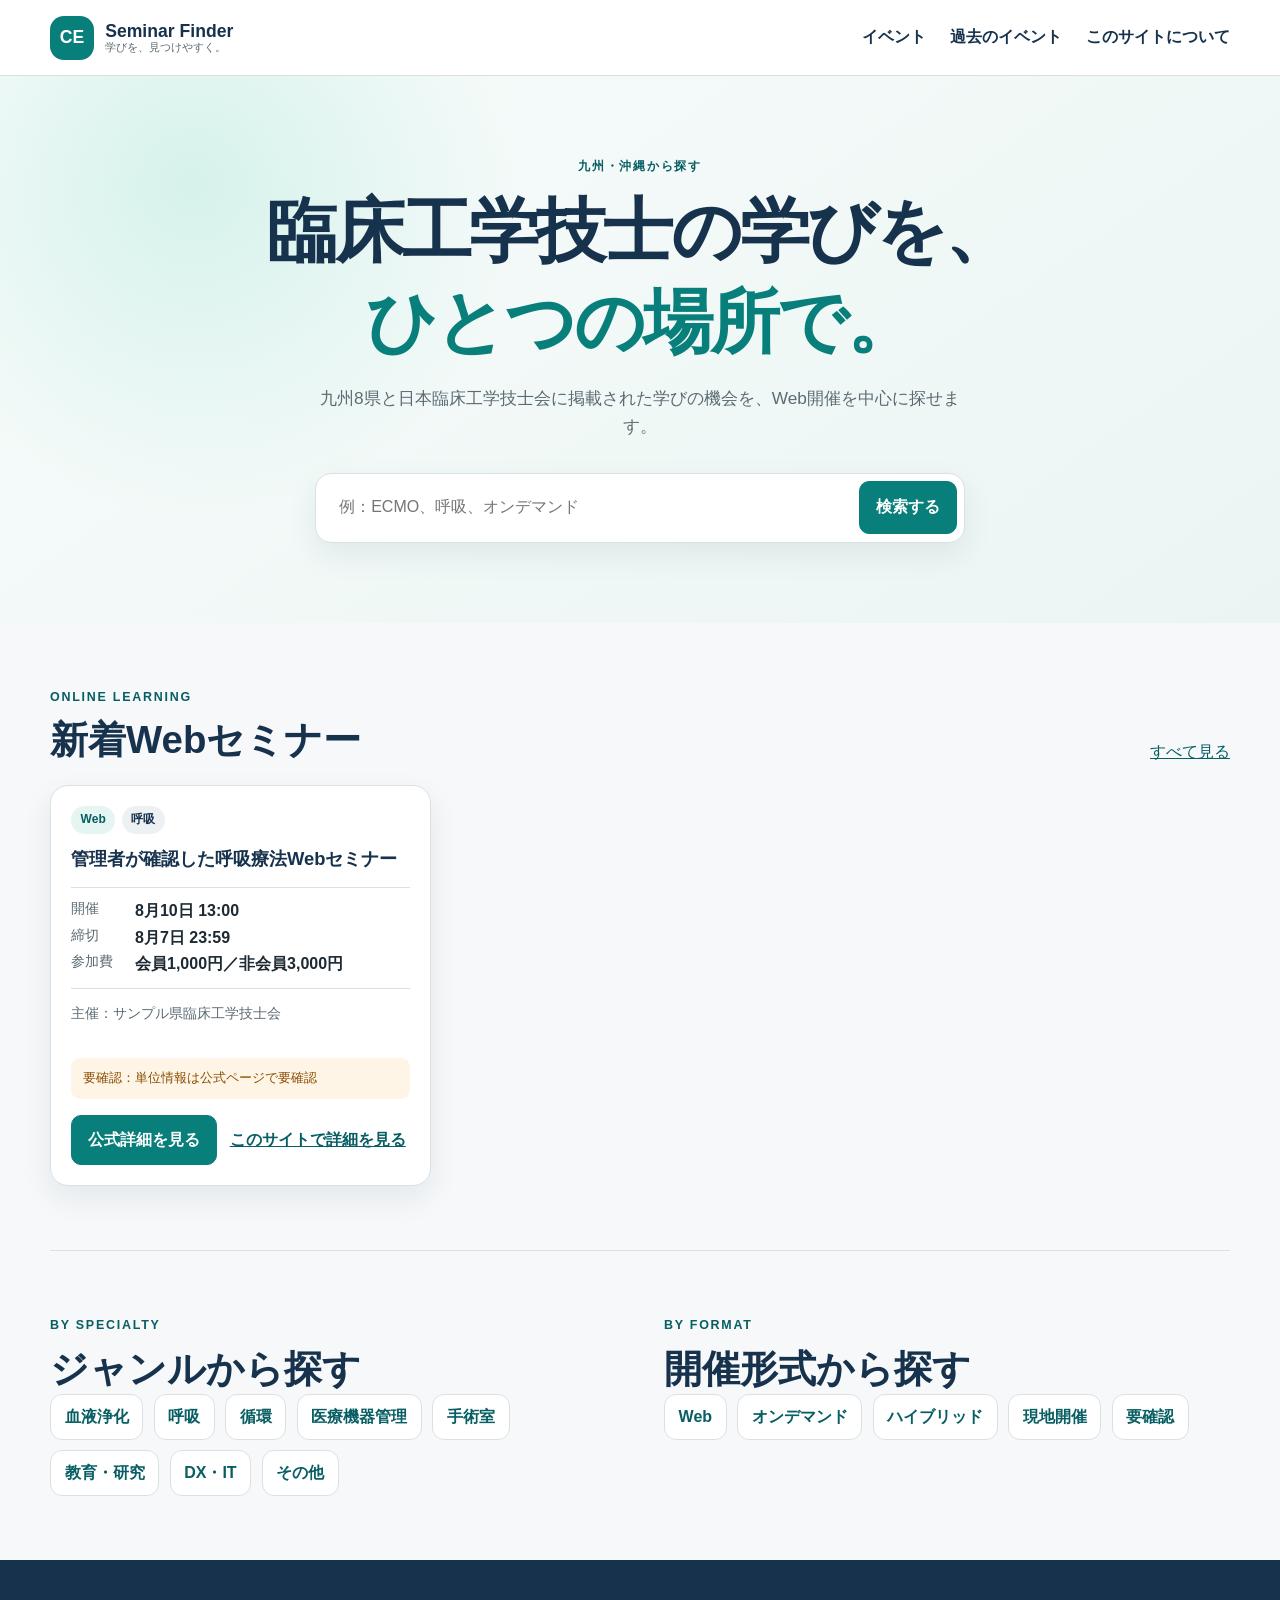
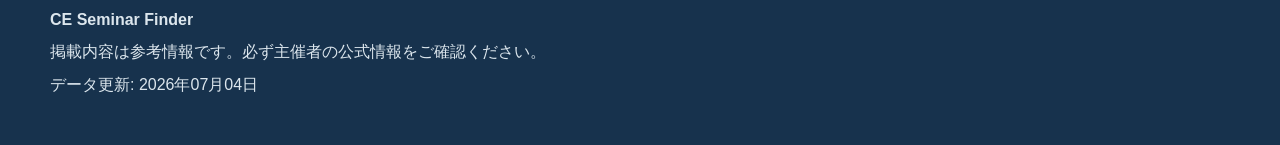
<file: site/index.html>
<!doctype html>
<html lang="ja">
<head>
  <meta charset="utf-8">
  <meta name="viewport" content="width=device-width, initial-scale=1">
  <meta name="robots" content="noindex,nofollow">
  <meta name="description" content="臨床工学技士向けセミナー・研修会の横断検索">
  <title>CE Seminar Finder | CE Seminar Finder</title>
  <link rel="stylesheet" href="assets/styles.css">
  
</head>
<body>
  <a class="skip-link" href="#main">本文へ移動</a>
  <header class="site-header">
    <a class="brand" href=""><span class="brand-mark">CE</span><span>Seminar Finder<small>学びを、見つけやすく。</small></span></a>
    <nav aria-label="主要メニュー"><a href="events/">イベント</a><a href="archive/">過去のイベント</a><a href="about/">このサイトについて</a></nav>
  </header>
  <main id="main">
<section class="hero">
  <p class="eyebrow">九州・沖縄から探す</p>
  <h1>臨床工学技士の学びを、<br><span>ひとつの場所で。</span></h1>
  <p class="hero-copy">九州8県と日本臨床工学技士会に掲載された学びの機会を、Web開催を中心に探せます。</p>
  <form class="hero-search" action="events/" method="get">
    <label class="sr-only" for="home-keyword">イベントを検索</label>
    <input id="home-keyword" name="q" type="search" placeholder="例：ECMO、呼吸、オンデマンド">
    <button type="submit">検索する</button>
  </form>
</section>
<section class="section">
  <div class="section-heading"><div><p class="eyebrow">ONLINE LEARNING</p><h2>新着Webセミナー</h2></div><a href="events/">すべて見る</a></div>
  <div class="card-grid">
<article class="event-card"
 data-search="管理者が確認した呼吸療法Webセミナー サンプル県臨床工学技士会  セミナー Web     呼吸"
 data-genre="呼吸"
 data-format="Web"
 data-event-type="セミナー"
 data-fee="有料"
 data-date="2026-08-10T13:00:00+09:00"
 data-deadline="2026-08-07T23:59:00+09:00"
 data-pdf-hashes="">
  <div class="tag-row"><span class="format-tag">Web</span><span class="tag">呼吸</span></div>
  <h3><a href="events/evt_01JPHASE100000000000000001/">管理者が確認した呼吸療法Webセミナー</a></h3>
  <dl class="card-facts">
    <div><dt>開催</dt><dd><time datetime="2026-08-10T13:00:00+09:00">8月10日 13:00</time></dd></div>
    <div><dt>締切</dt><dd><time datetime="2026-08-07T23:59:00+09:00">8月7日 23:59</time></dd></div>
    <div><dt>参加費</dt><dd>会員1,000円／非会員3,000円</dd></div>
  </dl>
  <p class="organizer">主催：サンプル県臨床工学技士会</p>
  <p class="review-note">要確認：単位情報は公式ページで要確認</p>
  <p class="pdf-hit" hidden>PDF内に関連語あり</p>
  <div class="card-actions">
    <a class="primary-button" href="https://example.org/events/sample" target="_blank" rel="noopener" aria-label="公式詳細を見る（新しいタブ）">公式詳細を見る</a>
    <a class="text-link" href="events/evt_01JPHASE100000000000000001/">このサイトで詳細を見る</a>
  </div>
</article>
</div>
</section>
<section class="section explore">
  <div><p class="eyebrow">BY SPECIALTY</p><h2>ジャンルから探す</h2><div class="chip-grid"><a class="explore-chip" href="events/?genre=血液浄化">血液浄化</a><a class="explore-chip" href="events/?genre=呼吸">呼吸</a><a class="explore-chip" href="events/?genre=循環">循環</a><a class="explore-chip" href="events/?genre=医療機器管理">医療機器管理</a><a class="explore-chip" href="events/?genre=手術室">手術室</a><a class="explore-chip" href="events/?genre=教育・研究">教育・研究</a><a class="explore-chip" href="events/?genre=DX・IT">DX・IT</a><a class="explore-chip" href="events/?genre=その他">その他</a></div></div>
  <div><p class="eyebrow">BY FORMAT</p><h2>開催形式から探す</h2><div class="chip-grid"><a class="explore-chip" href="events/?format=Web">Web</a><a class="explore-chip" href="events/?format=オンデマンド">オンデマンド</a><a class="explore-chip" href="events/?format=ハイブリッド">ハイブリッド</a><a class="explore-chip" href="events/?format=現地開催">現地開催</a><a class="explore-chip" href="events/?format=要確認">要確認</a></div></div>
</section>
</main>
  <footer><p><strong>CE Seminar Finder</strong></p><p>掲載内容は参考情報です。必ず主催者の公式情報をご確認ください。</p><p>データ更新: <time datetime="2026-07-04T12:00:00+09:00">2026年07月04日</time></p></footer>
</body>
</html>
</file>
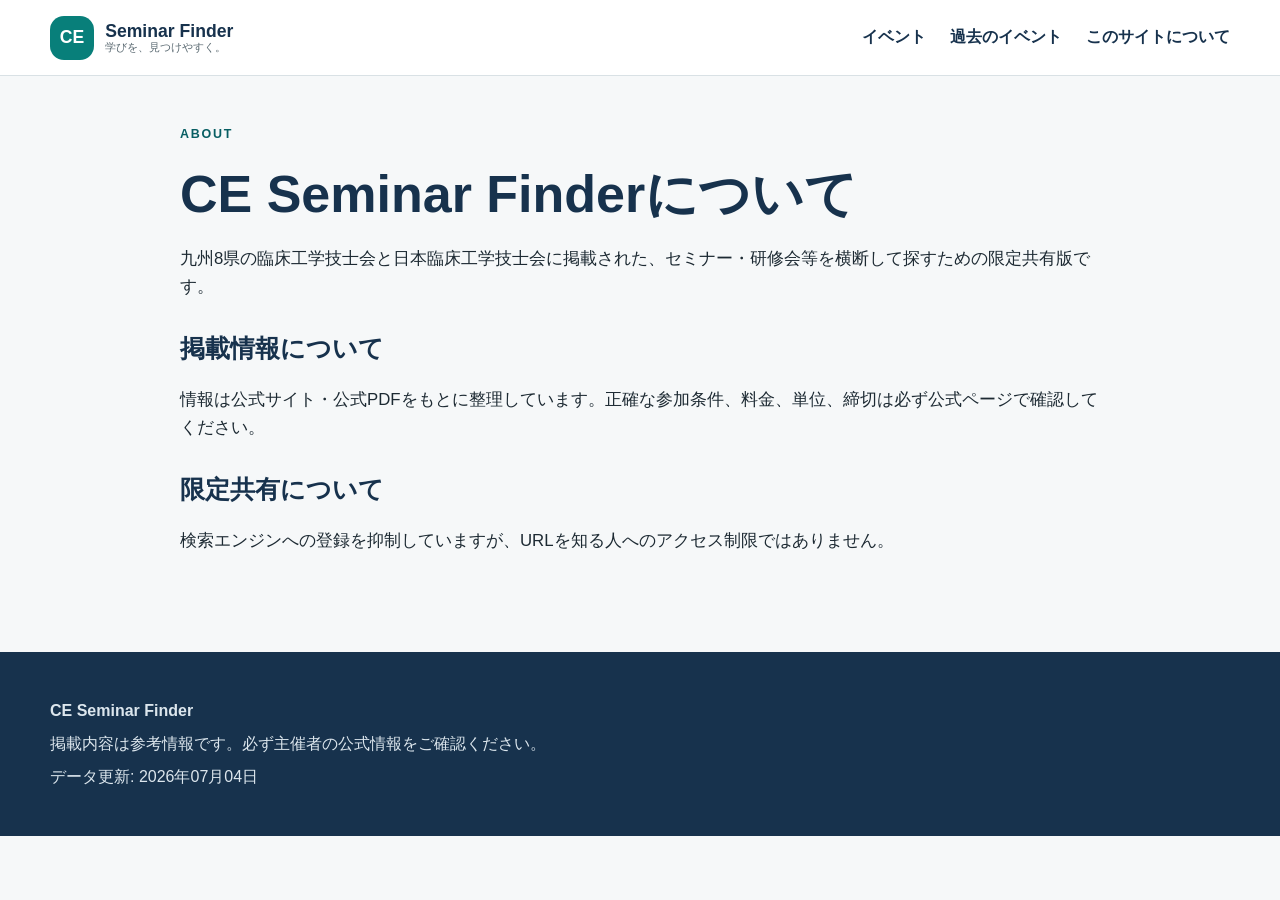
<file: site/about/index.html>
<!doctype html>
<html lang="ja">
<head>
  <meta charset="utf-8">
  <meta name="viewport" content="width=device-width, initial-scale=1">
  <meta name="robots" content="noindex,nofollow">
  <meta name="description" content="臨床工学技士向けセミナー・研修会の横断検索">
  <title>このサイトについて | CE Seminar Finder</title>
  <link rel="stylesheet" href="../assets/styles.css">
  
</head>
<body>
  <a class="skip-link" href="#main">本文へ移動</a>
  <header class="site-header">
    <a class="brand" href="../"><span class="brand-mark">CE</span><span>Seminar Finder<small>学びを、見つけやすく。</small></span></a>
    <nav aria-label="主要メニュー"><a href="../events/">イベント</a><a href="../archive/">過去のイベント</a><a href="../about/">このサイトについて</a></nav>
  </header>
  <main id="main">
<article class="detail prose">
  <p class="eyebrow">ABOUT</p>
  <h1>CE Seminar Finderについて</h1>
  <p>九州8県の臨床工学技士会と日本臨床工学技士会に掲載された、セミナー・研修会等を横断して探すための限定共有版です。</p>
  <h2>掲載情報について</h2>
  <p>情報は公式サイト・公式PDFをもとに整理しています。正確な参加条件、料金、単位、締切は必ず公式ページで確認してください。</p>
  <h2>限定共有について</h2>
  <p>検索エンジンへの登録を抑制していますが、URLを知る人へのアクセス制限ではありません。</p>
</article>
</main>
  <footer><p><strong>CE Seminar Finder</strong></p><p>掲載内容は参考情報です。必ず主催者の公式情報をご確認ください。</p><p>データ更新: <time datetime="2026-07-04T12:00:00+09:00">2026年07月04日</time></p></footer>
</body>
</html>
</file>
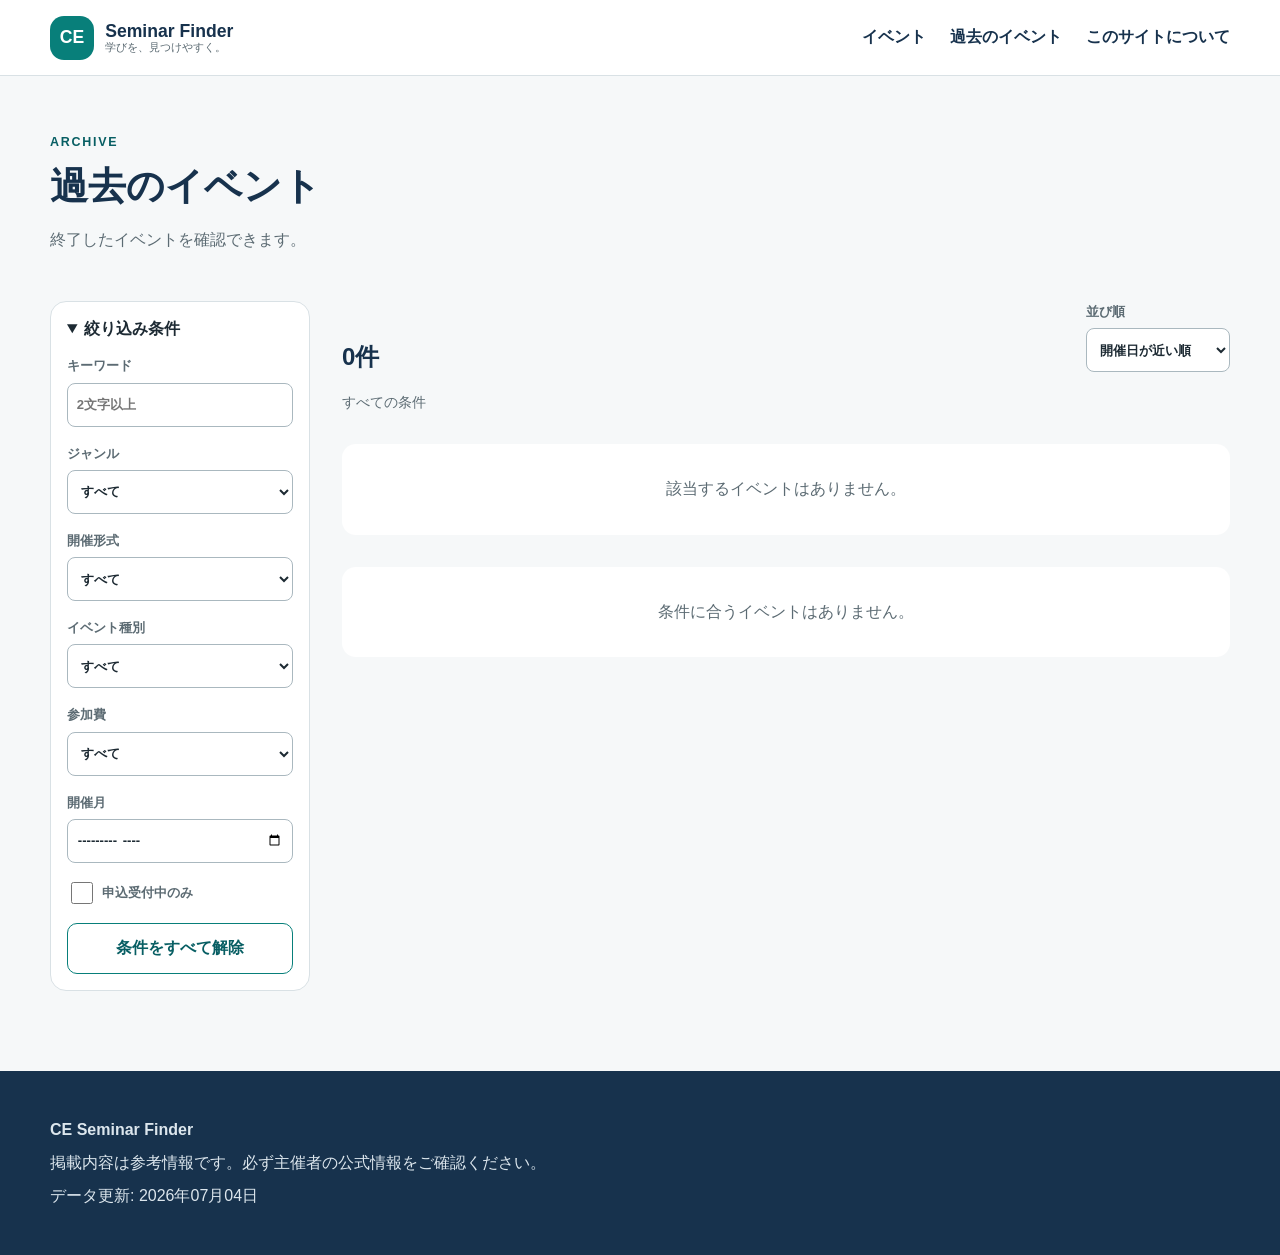
<file: site/archive/index.html>
<!doctype html>
<html lang="ja">
<head>
  <meta charset="utf-8">
  <meta name="viewport" content="width=device-width, initial-scale=1">
  <meta name="robots" content="noindex,nofollow">
  <meta name="description" content="臨床工学技士向けセミナー・研修会の横断検索">
  <title>過去のイベント | CE Seminar Finder</title>
  <link rel="stylesheet" href="../assets/styles.css">
  <script src="../assets/app.js" defer></script>
</head>
<body>
  <a class="skip-link" href="#main">本文へ移動</a>
  <header class="site-header">
    <a class="brand" href="../"><span class="brand-mark">CE</span><span>Seminar Finder<small>学びを、見つけやすく。</small></span></a>
    <nav aria-label="主要メニュー"><a href="../events/">イベント</a><a href="../archive/">過去のイベント</a><a href="../about/">このサイトについて</a></nav>
  </header>
  <main id="main">
<section class="page-intro">
  <p class="eyebrow">ARCHIVE</p>
  <h1>過去のイベント</h1>
  <p>終了したイベントを確認できます。</p>
</section>
<main class="listing-layout">
  <details class="filters" open>
    <summary>絞り込み条件</summary>
    <div class="filter-body">
      <label>キーワード<input id="keyword" type="search" placeholder="2文字以上"></label>
      <label>ジャンル<select id="genre"><option value="">すべて</option><option value="血液浄化">血液浄化</option><option value="呼吸">呼吸</option><option value="循環">循環</option><option value="医療機器管理">医療機器管理</option><option value="手術室">手術室</option><option value="教育・研究">教育・研究</option><option value="DX・IT">DX・IT</option><option value="その他">その他</option></select></label>
      <label>開催形式<select id="format"><option value="">すべて</option><option value="Web">Web</option><option value="オンデマンド">オンデマンド</option><option value="ハイブリッド">ハイブリッド</option><option value="現地開催">現地開催</option><option value="要確認">要確認</option></select></label>
      <label>イベント種別<select id="event-type"><option value="">すべて</option><option value="セミナー">セミナー</option><option value="研修会">研修会</option><option value="講習会">講習会</option><option value="学会・大会">学会・大会</option><option value="研究会">研究会</option><option value="オンデマンド">オンデマンド</option><option value="その他">その他</option></select></label>
      <label>参加費<select id="fee"><option value="">すべて</option><option value="無料">無料</option><option value="有料">有料</option><option value="要確認">要確認</option></select></label>
      <label>開催月<input id="month" type="month"></label>
      <label class="check"><input id="deadline-open" type="checkbox">申込受付中のみ</label>
      <button id="clear-filters" type="button" class="secondary-button">条件をすべて解除</button>
    </div>
  </details>
  <section class="results" aria-labelledby="result-heading">
    <div class="result-toolbar">
      <h2 id="result-heading"><span id="result-count">0</span>件</h2>
      <label>並び順<select id="sort"><option value="date">開催日が近い順</option><option value="deadline">申込締切が近い順</option><option value="title">イベント名順</option></select></label>
    </div>
    <p id="active-filters" class="active-filters" aria-live="polite"></p>
    <div id="event-list" class="card-grid"><p class="empty">該当するイベントはありません。</p></div>
    <p id="no-results" class="empty" hidden>条件に合うイベントはありません。</p>
  </section>
</main>
</main>
  <footer><p><strong>CE Seminar Finder</strong></p><p>掲載内容は参考情報です。必ず主催者の公式情報をご確認ください。</p><p>データ更新: <time datetime="2026-07-04T12:00:00+09:00">2026年07月04日</time></p></footer>
</body>
</html>
</file>
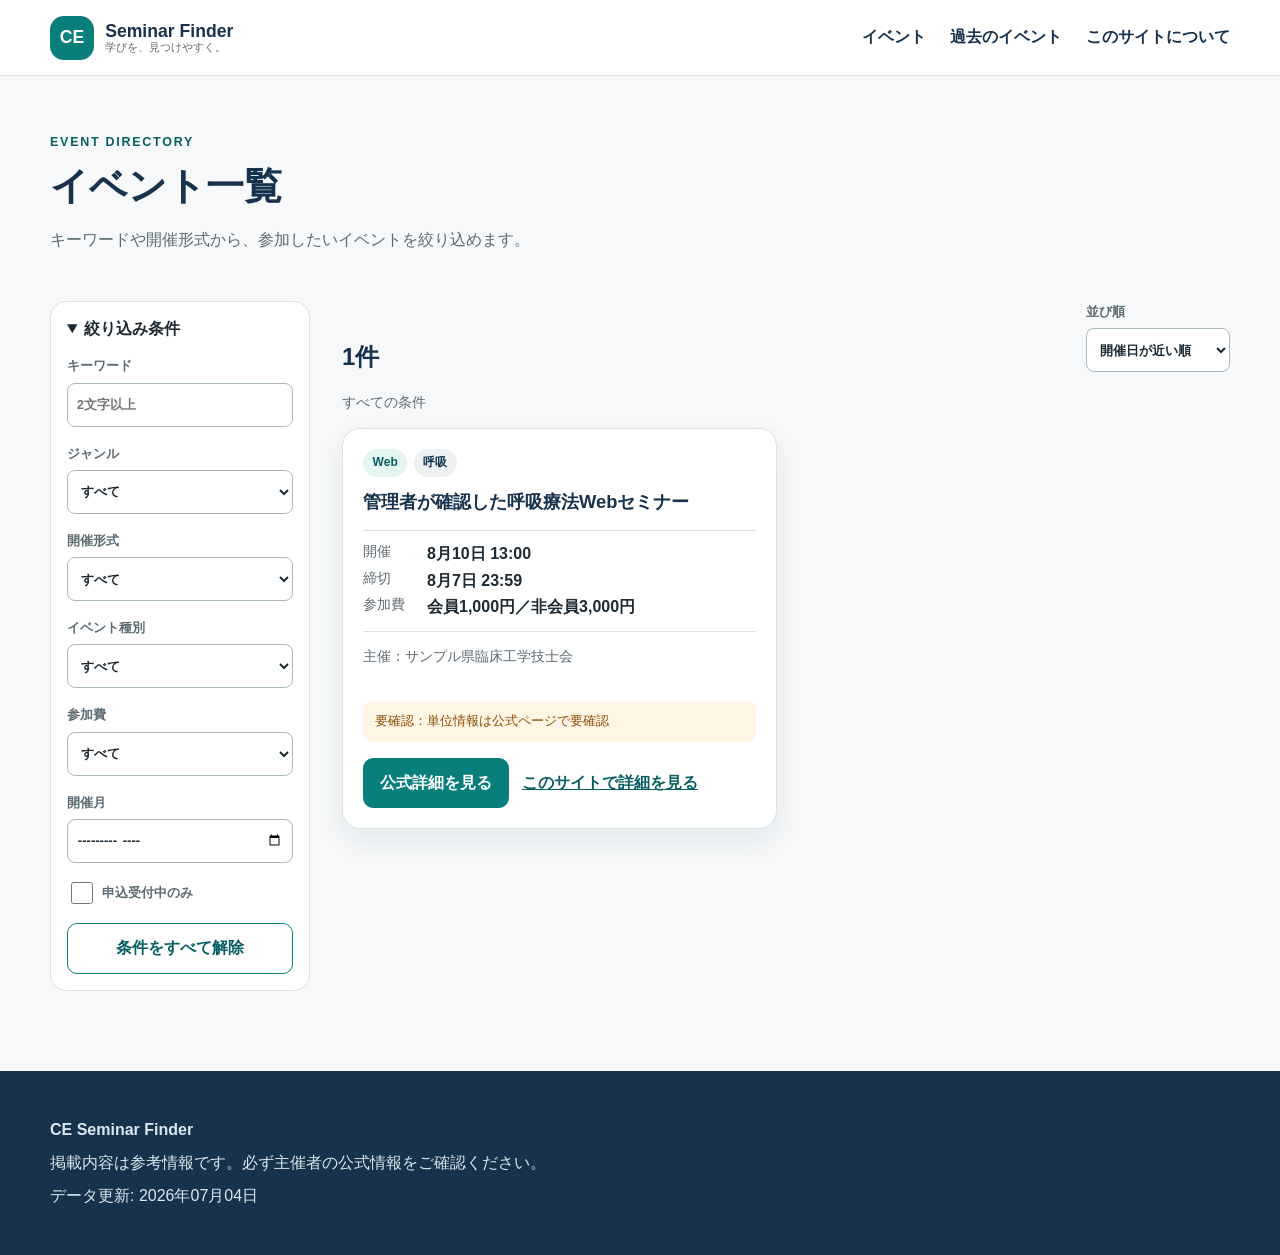
<file: site/events/index.html>
<!doctype html>
<html lang="ja">
<head>
  <meta charset="utf-8">
  <meta name="viewport" content="width=device-width, initial-scale=1">
  <meta name="robots" content="noindex,nofollow">
  <meta name="description" content="臨床工学技士向けセミナー・研修会の横断検索">
  <title>イベント一覧 | CE Seminar Finder</title>
  <link rel="stylesheet" href="../assets/styles.css">
  <script src="../assets/app.js" defer></script>
</head>
<body>
  <a class="skip-link" href="#main">本文へ移動</a>
  <header class="site-header">
    <a class="brand" href="../"><span class="brand-mark">CE</span><span>Seminar Finder<small>学びを、見つけやすく。</small></span></a>
    <nav aria-label="主要メニュー"><a href="../events/">イベント</a><a href="../archive/">過去のイベント</a><a href="../about/">このサイトについて</a></nav>
  </header>
  <main id="main">
<section class="page-intro">
  <p class="eyebrow">EVENT DIRECTORY</p>
  <h1>イベント一覧</h1>
  <p>キーワードや開催形式から、参加したいイベントを絞り込めます。</p>
</section>
<main class="listing-layout">
  <details class="filters" open>
    <summary>絞り込み条件</summary>
    <div class="filter-body">
      <label>キーワード<input id="keyword" type="search" placeholder="2文字以上"></label>
      <label>ジャンル<select id="genre"><option value="">すべて</option><option value="血液浄化">血液浄化</option><option value="呼吸">呼吸</option><option value="循環">循環</option><option value="医療機器管理">医療機器管理</option><option value="手術室">手術室</option><option value="教育・研究">教育・研究</option><option value="DX・IT">DX・IT</option><option value="その他">その他</option></select></label>
      <label>開催形式<select id="format"><option value="">すべて</option><option value="Web">Web</option><option value="オンデマンド">オンデマンド</option><option value="ハイブリッド">ハイブリッド</option><option value="現地開催">現地開催</option><option value="要確認">要確認</option></select></label>
      <label>イベント種別<select id="event-type"><option value="">すべて</option><option value="セミナー">セミナー</option><option value="研修会">研修会</option><option value="講習会">講習会</option><option value="学会・大会">学会・大会</option><option value="研究会">研究会</option><option value="オンデマンド">オンデマンド</option><option value="その他">その他</option></select></label>
      <label>参加費<select id="fee"><option value="">すべて</option><option value="無料">無料</option><option value="有料">有料</option><option value="要確認">要確認</option></select></label>
      <label>開催月<input id="month" type="month"></label>
      <label class="check"><input id="deadline-open" type="checkbox">申込受付中のみ</label>
      <button id="clear-filters" type="button" class="secondary-button">条件をすべて解除</button>
    </div>
  </details>
  <section class="results" aria-labelledby="result-heading">
    <div class="result-toolbar">
      <h2 id="result-heading"><span id="result-count">1</span>件</h2>
      <label>並び順<select id="sort"><option value="date">開催日が近い順</option><option value="deadline">申込締切が近い順</option><option value="title">イベント名順</option></select></label>
    </div>
    <p id="active-filters" class="active-filters" aria-live="polite"></p>
    <div id="event-list" class="card-grid">
<article class="event-card"
 data-search="管理者が確認した呼吸療法Webセミナー サンプル県臨床工学技士会  セミナー Web     呼吸"
 data-genre="呼吸"
 data-format="Web"
 data-event-type="セミナー"
 data-fee="有料"
 data-date="2026-08-10T13:00:00+09:00"
 data-deadline="2026-08-07T23:59:00+09:00"
 data-pdf-hashes="">
  <div class="tag-row"><span class="format-tag">Web</span><span class="tag">呼吸</span></div>
  <h3><a href="../events/evt_01JPHASE100000000000000001/">管理者が確認した呼吸療法Webセミナー</a></h3>
  <dl class="card-facts">
    <div><dt>開催</dt><dd><time datetime="2026-08-10T13:00:00+09:00">8月10日 13:00</time></dd></div>
    <div><dt>締切</dt><dd><time datetime="2026-08-07T23:59:00+09:00">8月7日 23:59</time></dd></div>
    <div><dt>参加費</dt><dd>会員1,000円／非会員3,000円</dd></div>
  </dl>
  <p class="organizer">主催：サンプル県臨床工学技士会</p>
  <p class="review-note">要確認：単位情報は公式ページで要確認</p>
  <p class="pdf-hit" hidden>PDF内に関連語あり</p>
  <div class="card-actions">
    <a class="primary-button" href="https://example.org/events/sample" target="_blank" rel="noopener" aria-label="公式詳細を見る（新しいタブ）">公式詳細を見る</a>
    <a class="text-link" href="../events/evt_01JPHASE100000000000000001/">このサイトで詳細を見る</a>
  </div>
</article>
</div>
    <p id="no-results" class="empty" hidden>条件に合うイベントはありません。</p>
  </section>
</main>
</main>
  <footer><p><strong>CE Seminar Finder</strong></p><p>掲載内容は参考情報です。必ず主催者の公式情報をご確認ください。</p><p>データ更新: <time datetime="2026-07-04T12:00:00+09:00">2026年07月04日</time></p></footer>
</body>
</html>
</file>
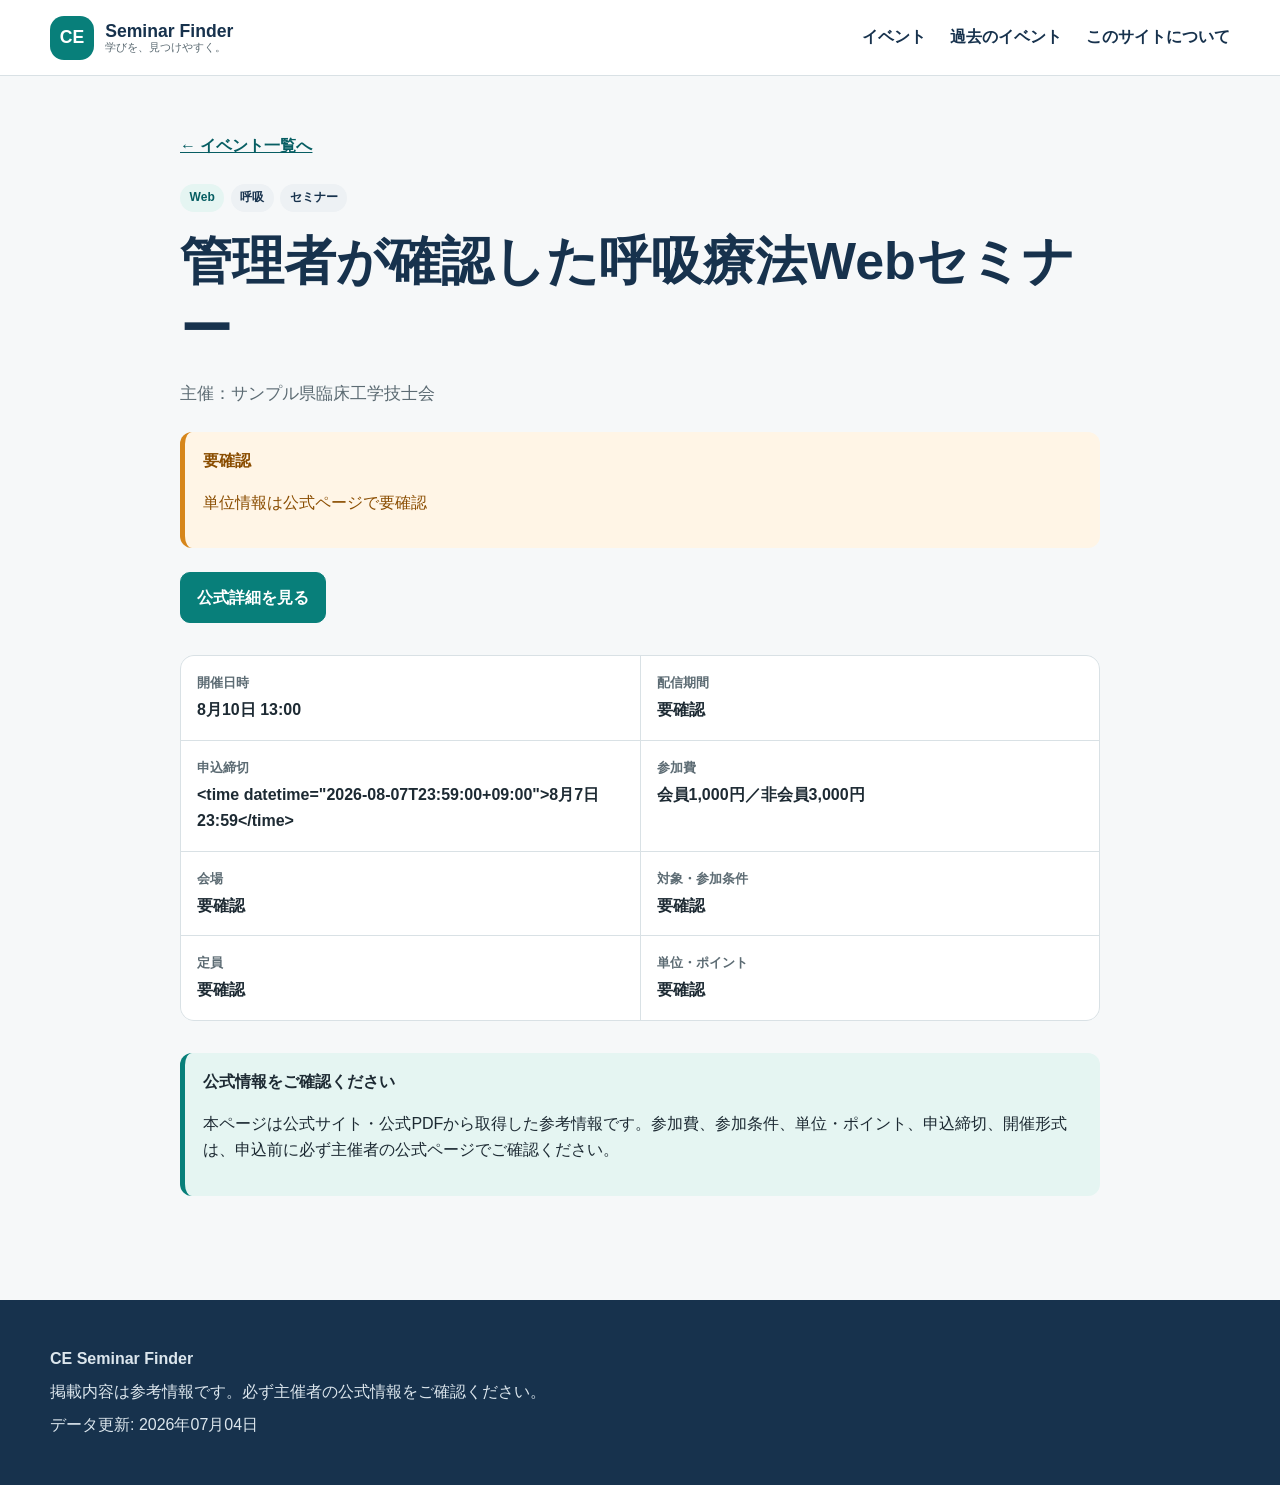
<file: site/events/evt_01JPHASE100000000000000001/index.html>
<!doctype html>
<html lang="ja">
<head>
  <meta charset="utf-8">
  <meta name="viewport" content="width=device-width, initial-scale=1">
  <meta name="robots" content="noindex,nofollow">
  <meta name="description" content="臨床工学技士向けセミナー・研修会の横断検索">
  <title>管理者が確認した呼吸療法Webセミナー | CE Seminar Finder</title>
  <link rel="stylesheet" href="../../assets/styles.css">
  
</head>
<body>
  <a class="skip-link" href="#main">本文へ移動</a>
  <header class="site-header">
    <a class="brand" href="../../"><span class="brand-mark">CE</span><span>Seminar Finder<small>学びを、見つけやすく。</small></span></a>
    <nav aria-label="主要メニュー"><a href="../../events/">イベント</a><a href="../../archive/">過去のイベント</a><a href="../../about/">このサイトについて</a></nav>
  </header>
  <main id="main">
<article class="detail">
  <a class="back-link" href="../">← イベント一覧へ</a>
  <div class="tag-row"><span class="format-tag">Web</span><span class="tag">呼吸</span><span class="tag">セミナー</span></div>
  <h1>管理者が確認した呼吸療法Webセミナー</h1>
  <p class="detail-organizer">主催：サンプル県臨床工学技士会</p>
  <aside class="review-panel"><strong>要確認</strong><p>単位情報は公式ページで要確認</p></aside>
  <div class="detail-actions">
    <a class="primary-button" href="https://example.org/events/sample" target="_blank" rel="noopener" aria-label="公式詳細を見る（新しいタブ）">公式詳細を見る</a>
    
  </div>
  <section class="detail-grid" aria-label="イベント情報">
    <div><dt>開催日時</dt><dd>8月10日 13:00</dd></div>
    <div><dt>配信期間</dt><dd>要確認</dd></div>
    <div><dt>申込締切</dt><dd>&lt;time datetime=&quot;2026-08-07T23:59:00+09:00&quot;&gt;8月7日 23:59&lt;/time&gt;</dd></div>
    <div><dt>参加費</dt><dd>会員1,000円／非会員3,000円</dd></div>
    <div><dt>会場</dt><dd>要確認</dd></div>
    <div><dt>対象・参加条件</dt><dd>要確認</dd></div>
    <div><dt>定員</dt><dd>要確認</dd></div>
    <div><dt>単位・ポイント</dt><dd>要確認</dd></div>
  </section>
  <aside class="notice"><strong>公式情報をご確認ください</strong><p>本ページは公式サイト・公式PDFから取得した参考情報です。参加費、参加条件、単位・ポイント、申込締切、開催形式は、申込前に必ず主催者の公式ページでご確認ください。</p></aside>
</article>
</main>
  <footer><p><strong>CE Seminar Finder</strong></p><p>掲載内容は参考情報です。必ず主催者の公式情報をご確認ください。</p><p>データ更新: <time datetime="2026-07-04T12:00:00+09:00">2026年07月04日</time></p></footer>
</body>
</html>
</file>
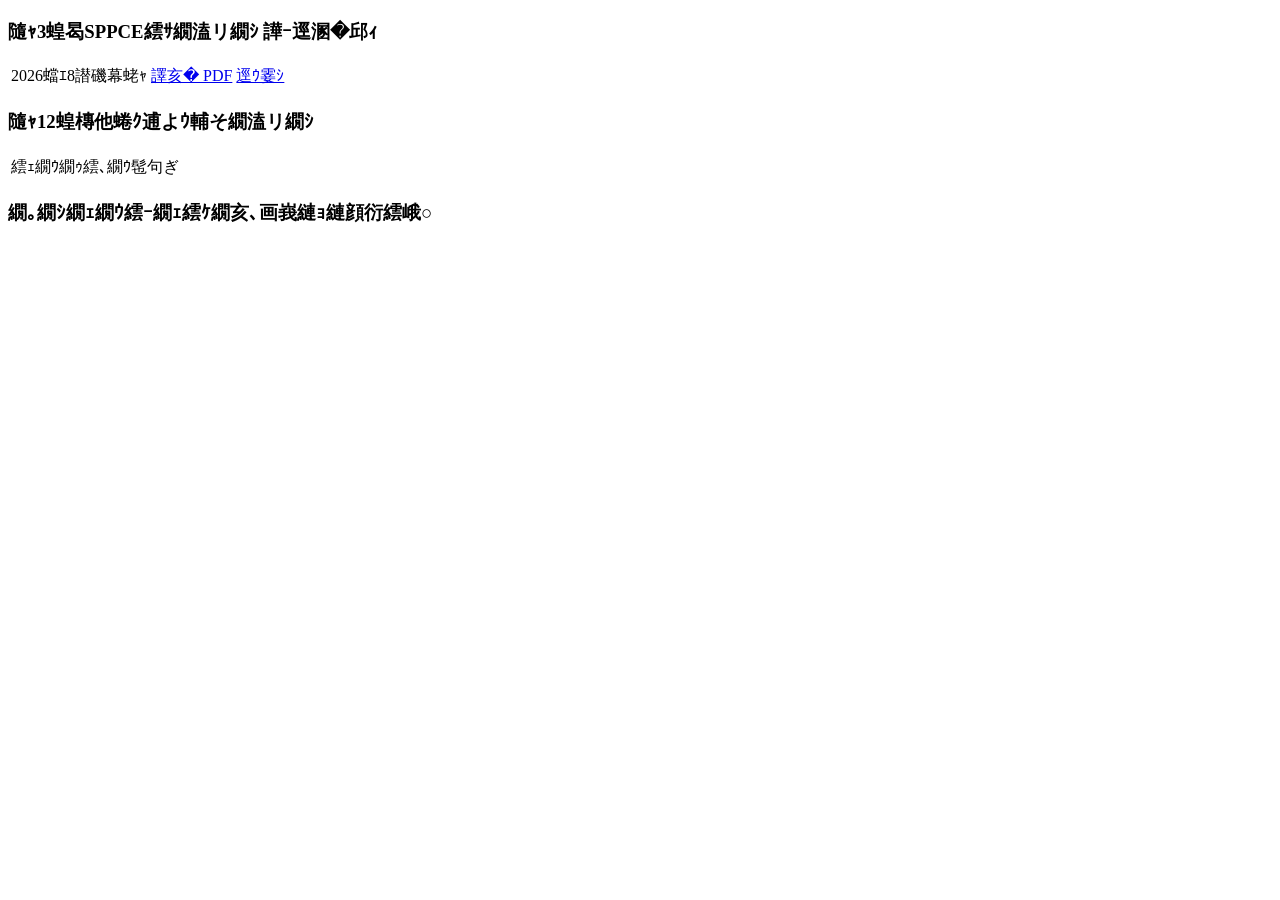
<file: tests/fixtures/sites/kumamoto.html>
<!doctype html>
<html lang="ja"><head><meta charset="shift_jis"></head><body>
<h3 id="109">第3回JSPPCEセミナー 新生児編</h3>
<div class="titel-box"><table><tr><td>
2026年8月開催
<a href="documents/109.pdf">案内 PDF</a>
<a href="https://example.org/register">申込</a>
</td></tr></table></div>
<h3 id="108">第12回呼吸療法セミナー</h3>
<div class="titel-box"><table><tr><td>オンライン開催</td></tr></table></div>
<h3 id="mail">メーリングリスト変更のお知らせ</h3>
</body></html>
</file>
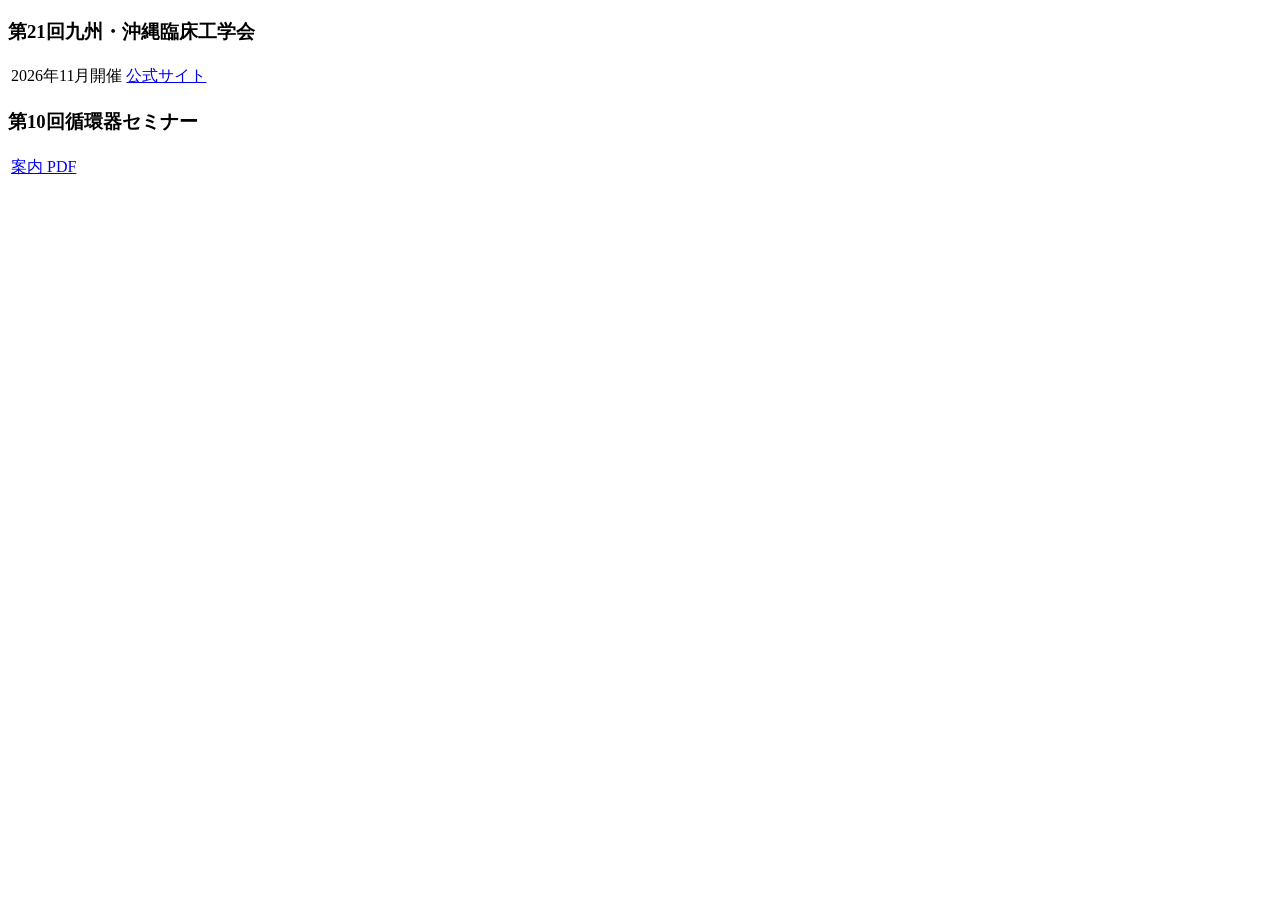
<file: tests/fixtures/sites/nagasaki.html>
<!doctype html>
<html lang="ja"><body>
<h3 class="news">第21回九州・沖縄臨床工学会</h3>
<table class="table2"><tr><td>
2026年11月開催
<a href="pdf/21koces.pdf"></a>
<a href="https://example.org/21koces/">公式サイト</a>
</td></tr></table>
<h3>第10回循環器セミナー</h3>
<table><tr><td><a href="pdf/junkan_10th.pdf">案内 PDF</a></td></tr></table>
<!-- <h3>過去の学術大会</h3><a href="old.pdf">PDF</a> -->
</body></html>
</file>
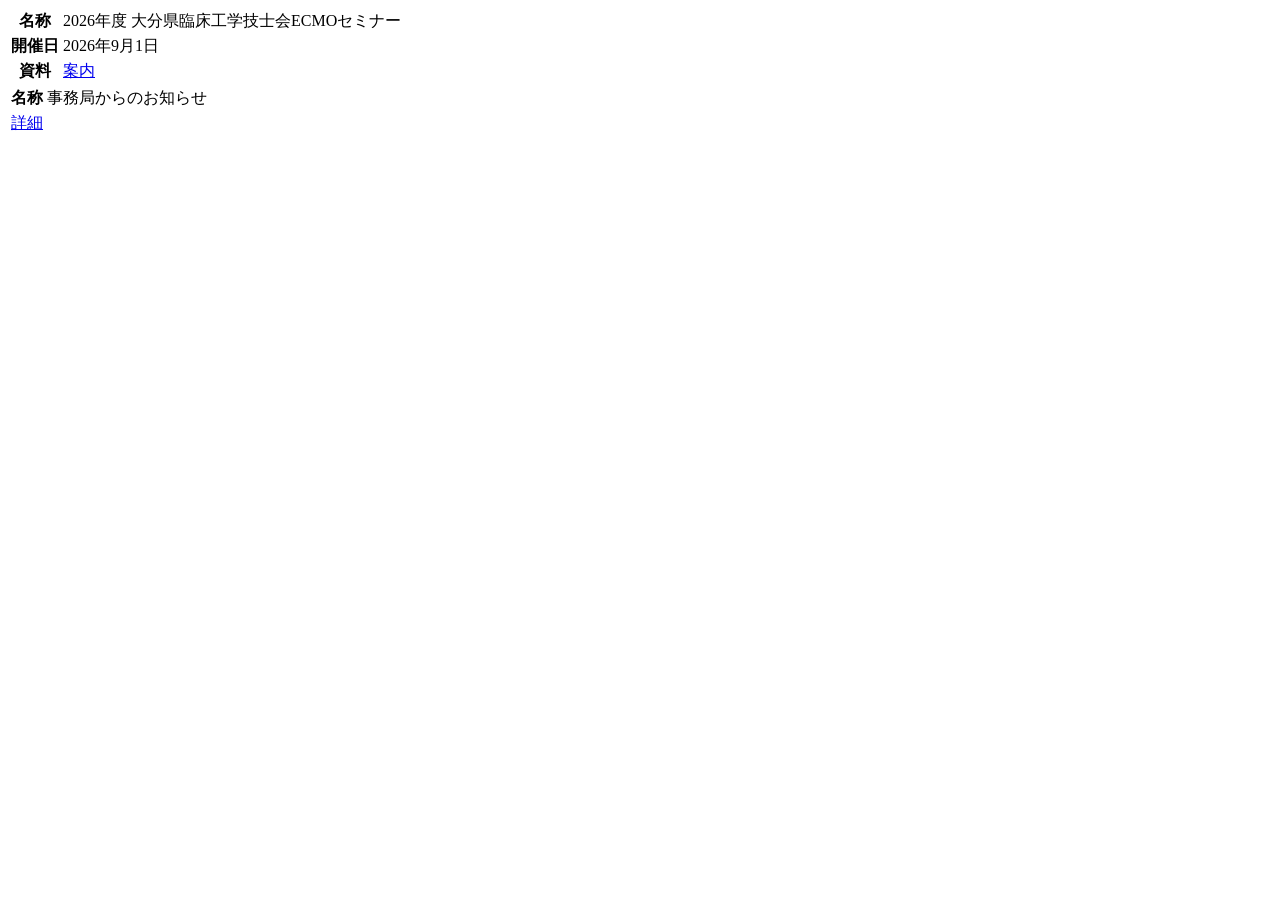
<file: tests/fixtures/sites/oita.html>
<!doctype html>
<html lang="ja"><body>
<table id="number03" class="event">
<tr><th>名称</th><td>2026年度 大分県臨床工学技士会ECMOセミナー</td></tr>
<tr><th>開催日</th><td>2026年9月1日</td></tr>
<tr><th>資料</th><td><a href="/files/ecmo.pdf">案内</a></td></tr>
</table>
<table id="number03" class="event">
<tr><th>名称</th><td>事務局からのお知らせ</td></tr>
<tr><td><a href="/info/detail.php?office">詳細</a></td></tr>
</table>
</body></html>
</file>
<file: site/assets/styles.css>
:root {
  --primary: #087f7a;
  --primary-dark: #075e63;
  --navy: #17324d;
  --mint: #e5f5f2;
  --background: #f6f8f9;
  --surface: #ffffff;
  --text: #1d2a33;
  --muted: #5c6b73;
  --line: #d9e1e5;
  --warning: #8a4d00;
  --focus: #ffbf47;
  --shadow: 0 12px 30px rgb(23 50 77 / 8%);
  font-family: -apple-system, BlinkMacSystemFont, "Segoe UI", "Noto Sans JP",
    sans-serif;
  color: var(--text);
  background: var(--background);
  line-height: 1.65;
}

* { box-sizing: border-box; }
html { scroll-behavior: smooth; }
body { margin: 0; min-width: 320px; background: var(--background); }
a { color: var(--primary-dark); }
a:focus-visible, button:focus-visible, input:focus-visible, select:focus-visible,
summary:focus-visible { outline: 3px solid var(--focus); outline-offset: 3px; }
.skip-link { position: absolute; left: 1rem; top: -5rem; z-index: 20; padding: .8rem; background: white; }
.skip-link:focus { top: 1rem; }
.site-header { min-height: 76px; display: flex; align-items: center; justify-content: space-between; gap: 2rem; padding: .8rem max(1rem, calc((100% - 1180px) / 2)); background: var(--surface); border-bottom: 1px solid var(--line); }
.brand { display: flex; align-items: center; gap: .7rem; color: var(--navy); text-decoration: none; font-size: 1.1rem; font-weight: 800; line-height: 1.15; }
.brand small { display: block; color: var(--muted); font-size: .7rem; font-weight: 500; }
.brand-mark { display: grid; place-items: center; width: 44px; height: 44px; border-radius: 14px; color: white; background: var(--primary); }
nav { display: flex; gap: 1.5rem; }
nav a { min-height: 44px; display: inline-flex; align-items: center; color: var(--navy); text-decoration: none; font-weight: 700; }
main { min-height: 60vh; }
.hero { padding: 5rem max(1.25rem, calc((100% - 980px) / 2)); text-align: center; background: radial-gradient(circle at 15% 20%, #d6f2eb, transparent 28%), linear-gradient(145deg, #f8fcfb, #eaf5f3); }
.eyebrow { margin: 0 0 .5rem; color: var(--primary-dark); font-size: .78rem; font-weight: 800; letter-spacing: .14em; text-transform: uppercase; }
h1, h2, h3 { color: var(--navy); line-height: 1.3; }
.hero h1 { margin: .3rem 0 1rem; font-size: clamp(2.25rem, 6vw, 4.4rem); letter-spacing: -.04em; }
.hero h1 span { color: var(--primary); }
.hero-copy { max-width: 660px; margin: 0 auto 2rem; font-size: 1.08rem; color: var(--muted); }
.hero-search { display: flex; max-width: 650px; margin: auto; padding: .45rem; background: white; border: 1px solid var(--line); border-radius: 16px; box-shadow: var(--shadow); }
.hero-search input { flex: 1; min-width: 0; border: 0; padding: .85rem 1rem; font: inherit; }
button, .primary-button, .secondary-button { min-height: 44px; display: inline-flex; align-items: center; justify-content: center; border-radius: 10px; padding: .7rem 1rem; font: inherit; font-weight: 800; cursor: pointer; text-decoration: none; }
button, .primary-button { border: 1px solid var(--primary); background: var(--primary); color: white; }
button:hover, .primary-button:hover { background: var(--primary-dark); }
.secondary-button { border: 1px solid var(--primary); background: white; color: var(--primary-dark); }
.section, .page-intro, .listing-layout, .detail { width: min(1180px, calc(100% - 2rem)); margin-inline: auto; }
.section { padding: 4rem 0; }
.section-heading, .result-toolbar { display: flex; align-items: end; justify-content: space-between; gap: 1rem; margin-bottom: 1.25rem; }
.section h2, .page-intro h1 { margin: 0; font-size: clamp(1.65rem, 4vw, 2.4rem); }
.card-grid { display: grid; grid-template-columns: repeat(3, minmax(0, 1fr)); gap: 1.15rem; }
.event-card { min-width: 0; padding: 1.25rem; background: var(--surface); border: 1px solid var(--line); border-radius: 18px; box-shadow: var(--shadow); }
.event-card[hidden] { display: none; }
.event-card h3 { margin: .8rem 0 1rem; font-size: 1.15rem; }
.event-card h3 a { color: inherit; text-decoration: none; }
.event-card h3 a:hover { text-decoration: underline; }
.tag-row { display: flex; flex-wrap: wrap; gap: .4rem; }
.tag, .format-tag, .status-ended { display: inline-flex; align-items: center; min-height: 28px; padding: .2rem .6rem; border-radius: 999px; font-size: .75rem; font-weight: 800; }
.format-tag { color: var(--primary-dark); background: var(--mint); }
.tag { color: var(--navy); background: #edf1f4; }
.status-ended { color: #5f6368; background: #eee; }
.card-facts { margin: 0; border-block: 1px solid var(--line); padding: .65rem 0; }
.card-facts div { display: grid; grid-template-columns: 3.5rem 1fr; gap: .5rem; }
.card-facts dt { color: var(--muted); font-size: .85rem; }
.card-facts dd { margin: 0; font-weight: 650; }
.organizer { min-height: 3em; color: var(--muted); font-size: .86rem; }
.review-note { padding: .6rem .75rem; color: var(--warning); background: #fff5e6; border-radius: 9px; font-size: .83rem; }
.pdf-hit { color: var(--primary-dark); font-size: .85rem; font-weight: 800; }
.card-actions, .detail-actions { display: flex; flex-wrap: wrap; align-items: center; gap: .8rem; margin-top: 1rem; }
.text-link { min-height: 44px; display: inline-flex; align-items: center; font-weight: 700; }
.explore { display: grid; grid-template-columns: 1fr 1fr; gap: 3rem; border-top: 1px solid var(--line); }
.chip-grid { display: flex; flex-wrap: wrap; gap: .65rem; }
.explore-chip { min-height: 44px; display: inline-flex; align-items: center; padding: .55rem .85rem; border: 1px solid var(--line); border-radius: 12px; background: white; text-decoration: none; font-weight: 700; }
.page-intro { padding: 3.5rem 0 2rem; }
.page-intro p:last-child { color: var(--muted); }
.listing-layout { display: grid; grid-template-columns: 260px 1fr; gap: 2rem; padding-bottom: 5rem; }
.filters { height: max-content; background: white; border: 1px solid var(--line); border-radius: 16px; overflow: hidden; }
.filters summary { min-height: 50px; padding: .85rem 1rem; font-weight: 800; cursor: pointer; }
.filter-body { display: grid; gap: 1rem; padding: 0 1rem 1rem; }
.filter-body label, .result-toolbar label { display: grid; gap: .35rem; color: var(--muted); font-size: .82rem; font-weight: 700; }
.filter-body input:not([type=checkbox]), .filter-body select, .result-toolbar select { width: 100%; min-height: 44px; padding: .55rem; border: 1px solid #aab8bf; border-radius: 8px; background: white; color: var(--text); font: inherit; }
.filter-body .check { grid-template-columns: auto 1fr; align-items: center; }
.check input { width: 22px; height: 22px; }
.results .card-grid { grid-template-columns: repeat(2, minmax(0, 1fr)); }
.result-toolbar h2 { margin: 0; }
.active-filters { min-height: 1.5em; color: var(--muted); font-size: .85rem; }
.empty { grid-column: 1 / -1; padding: 2rem; text-align: center; color: var(--muted); background: white; border-radius: 14px; }
.detail { max-width: 920px; padding: 3rem 0 5rem; }
.back-link { display: inline-flex; min-height: 44px; align-items: center; margin-bottom: 1rem; font-weight: 700; }
.detail h1 { margin: 1rem 0 .5rem; font-size: clamp(2rem, 5vw, 3.25rem); }
.detail-organizer { color: var(--muted); font-size: 1.05rem; }
.review-panel, .notice { margin: 1.5rem 0; padding: 1rem 1.15rem; border-radius: 12px; }
.review-panel { color: var(--warning); background: #fff5e6; border-left: 5px solid #d6861b; }
.notice { background: var(--mint); border-left: 5px solid var(--primary); }
.detail-grid { display: grid; grid-template-columns: 1fr 1fr; gap: 1px; margin: 2rem 0; background: var(--line); border: 1px solid var(--line); border-radius: 14px; overflow: hidden; }
.detail-grid div { padding: 1rem; background: white; }
.detail-grid dt { color: var(--muted); font-size: .8rem; font-weight: 700; }
.detail-grid dd { margin: .25rem 0 0; font-weight: 700; }
.prose { font-size: 1.05rem; }
.prose h2 { margin-top: 2rem; }
footer { padding: 2.5rem max(1rem, calc((100% - 1180px) / 2)); color: #dce6ed; background: var(--navy); }
footer p { margin: .4rem 0; }
.sr-only { position: absolute; width: 1px; height: 1px; padding: 0; margin: -1px; overflow: hidden; clip: rect(0, 0, 0, 0); white-space: nowrap; border: 0; }

@media (max-width: 820px) {
  nav a:not(:first-child) { display: none; }
  .card-grid, .results .card-grid, .explore { grid-template-columns: 1fr; }
  .listing-layout { grid-template-columns: 1fr; }
  .filters { position: static; }
  .detail-grid { grid-template-columns: 1fr; }
}

@media (max-width: 520px) {
  .site-header { min-height: 68px; }
  .brand-mark { width: 40px; height: 40px; }
  .hero { padding-block: 3.5rem; }
  .hero-search { display: grid; }
  .hero-search button { width: 100%; }
  .section { padding: 3rem 0; }
  .section-heading { align-items: start; }
  .event-card { padding: 1rem; }
  .primary-button, .secondary-button { width: 100%; }
  .card-actions .text-link { width: 100%; justify-content: center; }
}

@media (prefers-reduced-motion: reduce) {
  html { scroll-behavior: auto; }
}
</file>
